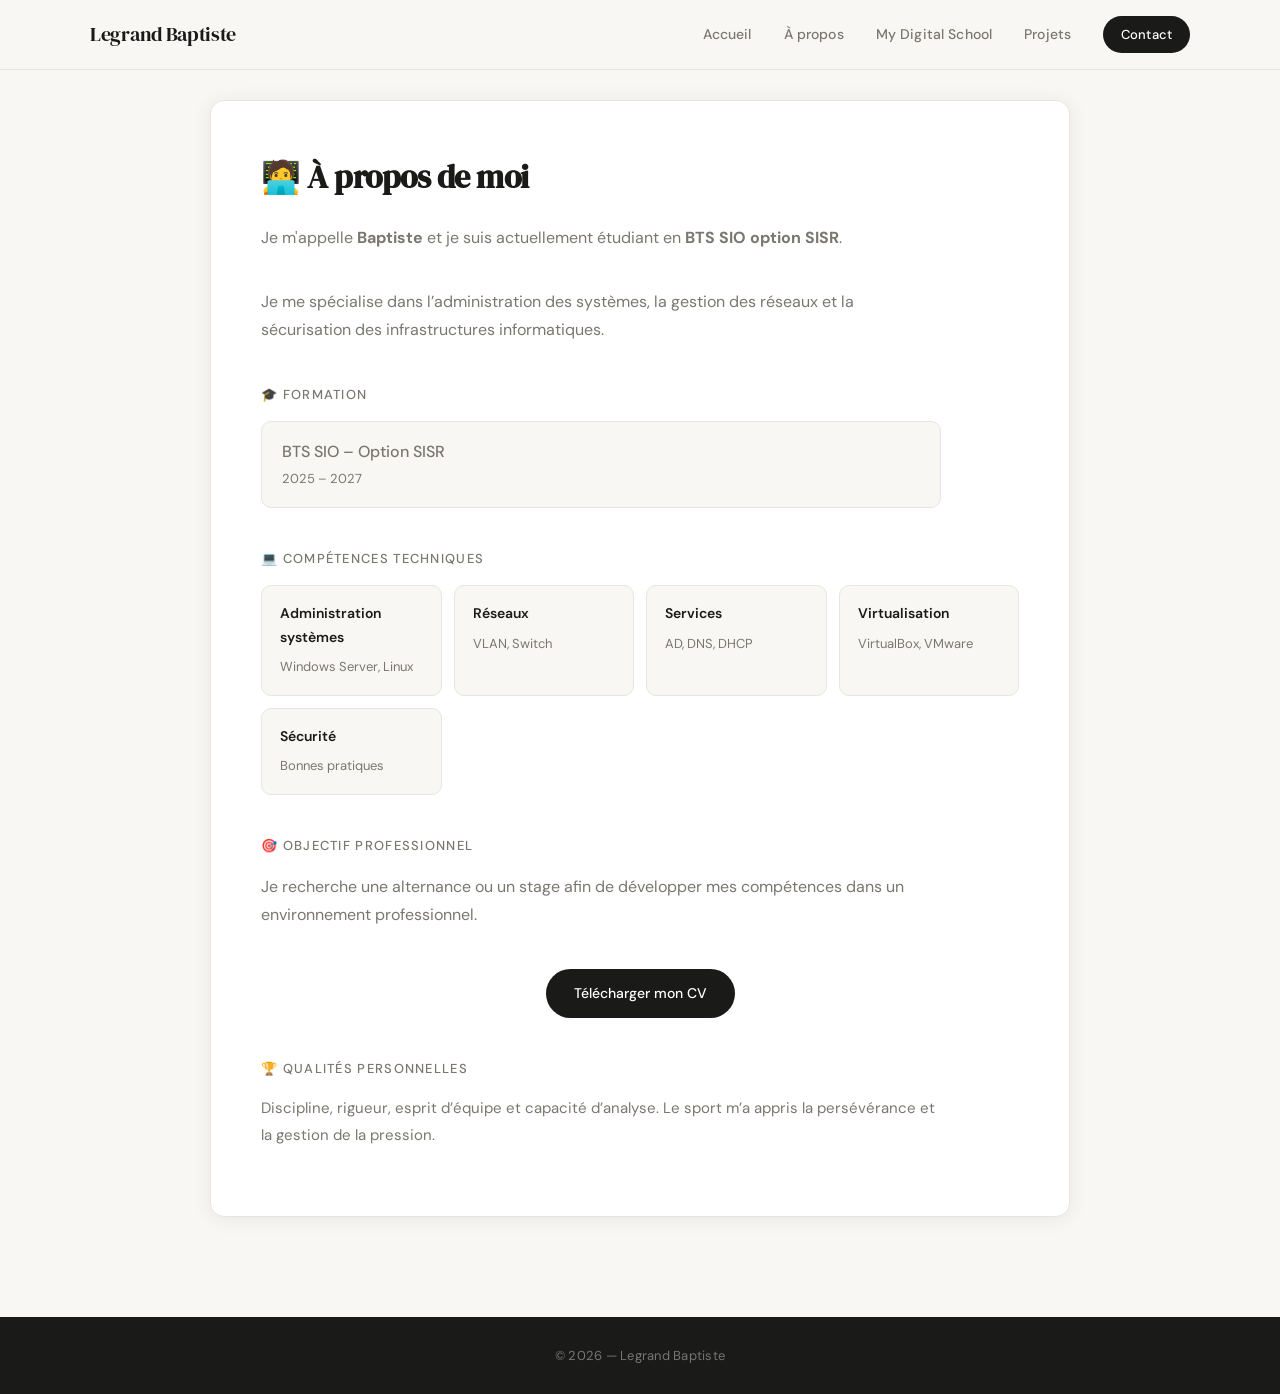
<file: a-propos.html>
<!DOCTYPE html>
<html lang="fr">
<head>
    <meta name="viewport" content="width=device-width, initial-scale=1.0">
    <meta charset="UTF-8">
    <title>À propos</title>
    <link rel="stylesheet" href="style.css">
    <link rel="icon" type="image/x-icon" href="images/favicon.ico">
    <link href="https://fonts.googleapis.com/css2?family=Poppins:wght@400;600;700&display=swap" rel="stylesheet">
</head>
<body>

<header>
    <div class="container header-container">
        <a href="index.html" class="logo">Legrand Baptiste</a>

        <nav class="nav">
            <a href="index.html">Accueil</a>
            <a href="a-propos.html">À propos</a>
            <a href="ecole.html">My Digital School</a>
            <a href="projets.html">Projets</a>
            <a href="contact.html" class="btn-nav">Contact</a>
        </nav>
    </div>
</header>

<section class="about">
    <div class="container">
        <div class="card about-card">

            <h2>🧑‍💻 À propos de moi</h2>

            <p class="intro">
                Je m'appelle <strong>Baptiste</strong> et je suis actuellement étudiant en 
                <strong>BTS SIO option SISR</strong>.
            </p>

            <p>
                Je me spécialise dans l’administration des systèmes, la gestion des réseaux 
                et la sécurisation des infrastructures informatiques.
            </p>

            <h3>🎓 Formation</h3>
            <p class="info-block">
                BTS SIO – Option SISR<br>
                <span>2025 – 2027</span>
            </p>

            <h3>💻 Compétences techniques</h3>

            <div class="skills-grid">
                <div class="skill-box">
                    <strong>Administration systèmes</strong>
                    <span>Windows Server, Linux</span>
                </div>

                <div class="skill-box">
                    <strong>Réseaux</strong>
                    <span>VLAN, Switch</span>
                </div>

                <div class="skill-box">
                    <strong>Services</strong>
                    <span>AD, DNS, DHCP</span>
                </div>

                <div class="skill-box">
                    <strong>Virtualisation</strong>
                    <span>VirtualBox, VMware</span>
                </div>

                <div class="skill-box">
                    <strong>Sécurité</strong>
                    <span>Bonnes pratiques</span>
                </div>
            </div>

            <h3>🎯 Objectif professionnel</h3>
            <p>
                Je recherche une alternance ou un stage afin de développer mes compétences
                dans un environnement professionnel.
            </p>

            <!-- BOUTON CV -->
            <div class="cv-section">
                <a href="cv/CV_LEGRAND_Baptiste.pdf" target="_blank" class="btn-cv">
                    Télécharger mon CV
                </a>
            </div>

            <h3>🏆 Qualités personnelles</h3>
            <p>
                Discipline, rigueur, esprit d’équipe et capacité d’analyse.
                Le sport m’a appris la persévérance et la gestion de la pression.
            </p>

        </div>
    </div>
</section>

<footer>
     © 2026 — Legrand Baptiste
</footer>

</body>
</html>
</file>
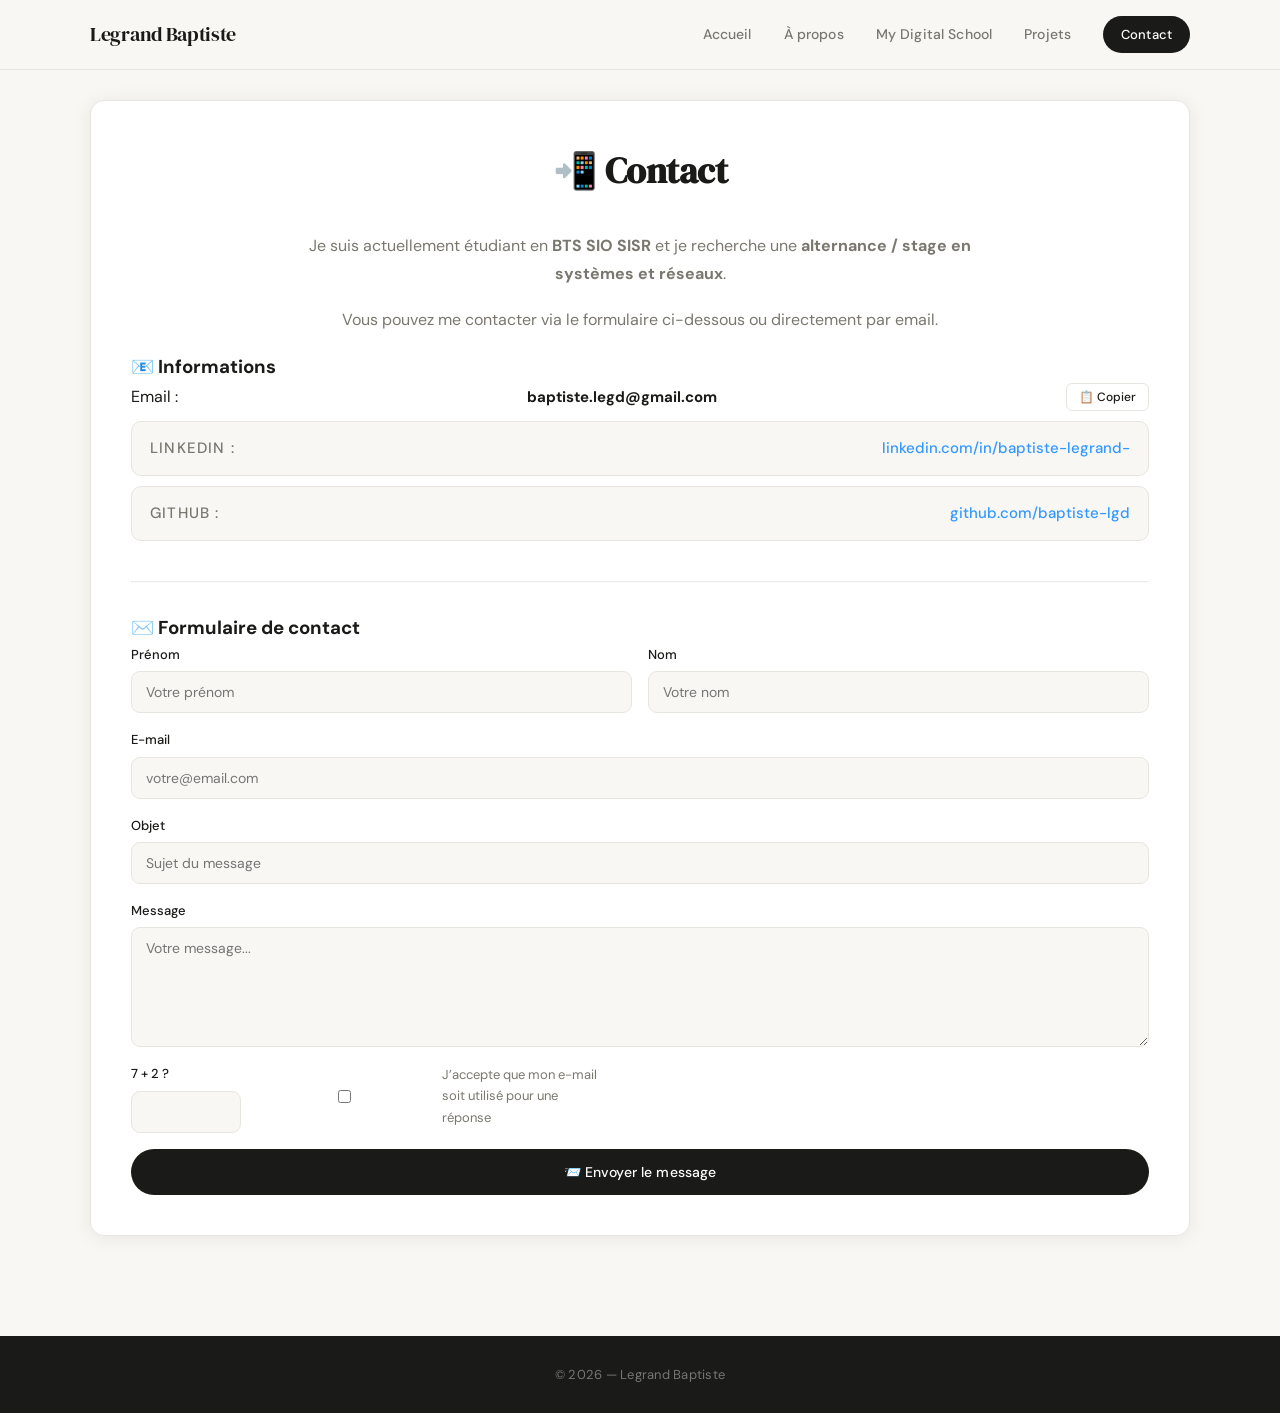
<file: contact.html>
<!DOCTYPE html>
<html lang="fr">
<head>
    <meta name="viewport" content="width=device-width, initial-scale=1.0">
    <meta charset="UTF-8">
    <title>Contact</title>

    <link rel="stylesheet" href="style.css">
    <link rel="icon" type="image/x-icon" href="images/favicon.ico">

    <!-- Google Font -->
    <link href="https://fonts.googleapis.com/css2?family=Poppins:wght@400;600;700&display=swap" rel="stylesheet">
</head>

<body>

<!-- HEADER -->
<header>
    <div class="container header-container">
        <a href="index.html" class="logo">Legrand Baptiste</a>

        <nav class="nav">
            <a href="index.html">Accueil</a>
            <a href="a-propos.html">À propos</a>
            <a href="ecole.html">My Digital School</a>
            <a href="projets.html">Projets</a>
            <a href="contact.html" class="btn-nav">Contact</a>
        </nav>
    </div>
</header>

<!-- CONTENU -->
<section class="about">
    <div class="container">
        <div class="card">

            <!-- TITRE -->
            <h2 class="title-center">📲 Contact</h2>

            <!-- INTRO -->
            <p class="project-intro">
                Je suis actuellement étudiant en <strong>BTS SIO SISR</strong> et je recherche une
                <strong>alternance / stage en systèmes et réseaux</strong>.
            </p>

            <p class="project-intro">
                Vous pouvez me contacter via le formulaire ci-dessous ou directement par email.
            </p>

            <!-- INFOS -->
<h3>📧 Informations</h3>

<div class="contact-info">

    <!-- EMAIL -->
    <div class="email-box">
        <span class="email-label">Email :</span>
        <span id="email-text"><strong>baptiste.legd@gmail.com</strong></span>

        <button onclick="copyEmail()" class="btn-copy">
            📋 Copier
        </button>
    </div>

    <!-- LINKEDIN -->
    <div class="info-box">
        <span class="info-label">LinkedIn :</span>
        <a href="https://www.linkedin.com/in/baptiste-legrand-/" target="_blank">
            linkedin.com/in/baptiste-legrand-
        </a>
    </div>

    <!-- GITHUB -->
    <div class="info-box">
        <span class="info-label">GitHub :</span>
        <a href="https://github.com/baptiste-lgd" target="_blank">
            github.com/baptiste-lgd
        </a>
    </div>

</div>

<hr style="margin:30px 0; opacity:0.2;">

            <!-- FORMULAIRE -->
            <h3>✉️ Formulaire de contact</h3>

            <form action="https://formspree.io/f/mgolnazw" method="POST" class="contact-form">

    <div class="form-row">
        <div class="form-group">
            <label>Prénom</label>
            <input type="text" name="prenom" placeholder="Votre prénom" required>
        </div>

        <div class="form-group">
            <label>Nom</label>
            <input type="text" name="nom" placeholder="Votre nom" required>
        </div>
    </div>

    <div class="form-group">
        <label>E-mail</label>
        <input type="email" name="email" placeholder="votre@email.com" required>
    </div>

    <div class="form-group">
        <label>Objet</label>
        <input type="text" name="objet" placeholder="Sujet du message">
    </div>

    <div class="form-group">
        <label>Message</label>
        <textarea name="message" rows="5" placeholder="Votre message..." required></textarea>
    </div>

    <div class="form-row align">
        <div class="form-group small">
            <label>7 + 2 ?</label>
            <input type="text" name="captcha" required>
        </div>

        <div class="checkbox">
            <input type="checkbox" required>
            <span>J’accepte que mon e-mail soit utilisé pour une réponse</span>
        </div>
    </div>

    <button type="submit" class="btn-submit">
        📨 Envoyer le message
    </button>

</form>

        </div>
    </div>
</section>

<!-- FOOTER -->
<footer>
     © 2026 — Legrand Baptiste
</footer>

<script>
function copyEmail() {
    const email = document.getElementById("email-text").innerText;
    navigator.clipboard.writeText(email);

    const btn = document.querySelector(".btn-copy");
    btn.innerText = "✅ Copié !";

    setTimeout(() => {
        btn.innerText = "📋 Copier";
    }, 2000);
}
</script>

</body>
</html>
</file>
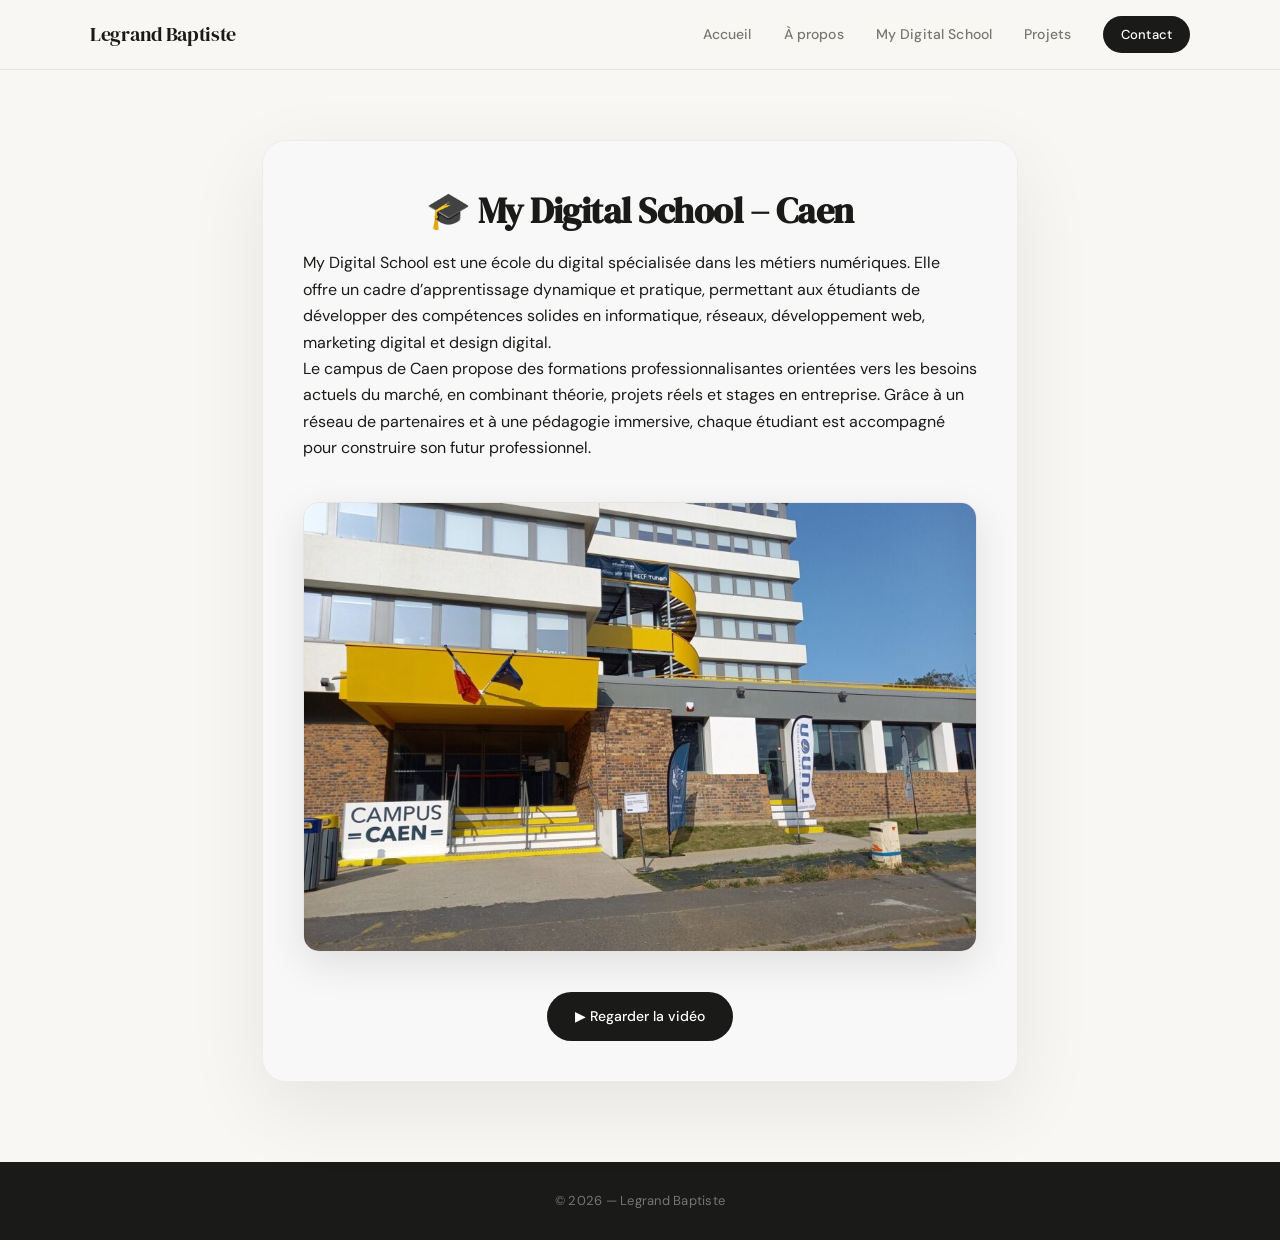
<file: ecole.html>
<!DOCTYPE html>
<html lang="fr">
<head>
    <meta name="viewport" content="width=device-width, initial-scale=1.0">
    <meta charset="UTF-8">
    <title>My Digital School</title>
    <link rel="stylesheet" href="style.css">
    <link rel="icon" type="image/x-icon" href="images/favicon.ico">
    <link href="https://fonts.googleapis.com/css2?family=Poppins:wght@400;600;700&display=swap" rel="stylesheet">
</head>
<body>

<header>
    <div class="container header-container">
        <a href="index.html" class="logo">Legrand Baptiste</a>

        <nav class="nav">
            <a href="index.html">Accueil</a>
            <a href="a-propos.html">À propos</a>
            <a href="ecole.html">My Digital School</a>
            <a href="projets.html">Projets</a>
            <a href="contact.html" class="btn-nav">Contact</a>
        </nav>
    </div>
</header>

<section class="school-intro">
    <div class="container">

        <div class="school-card">

            <h2 class="title-center">🎓 My Digital School – Caen</h2>

            <p>
                My Digital School est une école du digital spécialisée dans les métiers numériques. 
                Elle offre un cadre d’apprentissage dynamique et pratique, permettant aux étudiants 
                de développer des compétences solides en informatique, réseaux, développement web, 
                marketing digital et design digital.
            </p>

            <p>
                Le campus de Caen propose des formations professionnalisantes orientées vers les besoins 
                actuels du marché, en combinant théorie, projets réels et stages en entreprise. 
                Grâce à un réseau de partenaires et à une pédagogie immersive, chaque étudiant 
                est accompagné pour construire son futur professionnel.
            </p>

            <!-- Image de l'école -->
            <div class="school-image">
                <img src="images/my-digital-school-caen.jpg" alt="My Digital School Caen">
            </div>

            <!-- Bouton vidéo -->
            <div class="video-section">
                <a href="https://www.youtube.com/watch?v=9zEk2OiSyJk" target="_blank" class="btn-video">
                    ▶ Regarder la vidéo
                </a>
            </div>

        </div>

    </div>
</section>

<footer>
    © 2026 — Legrand Baptiste
</footer>

</body>
</html>
</file>
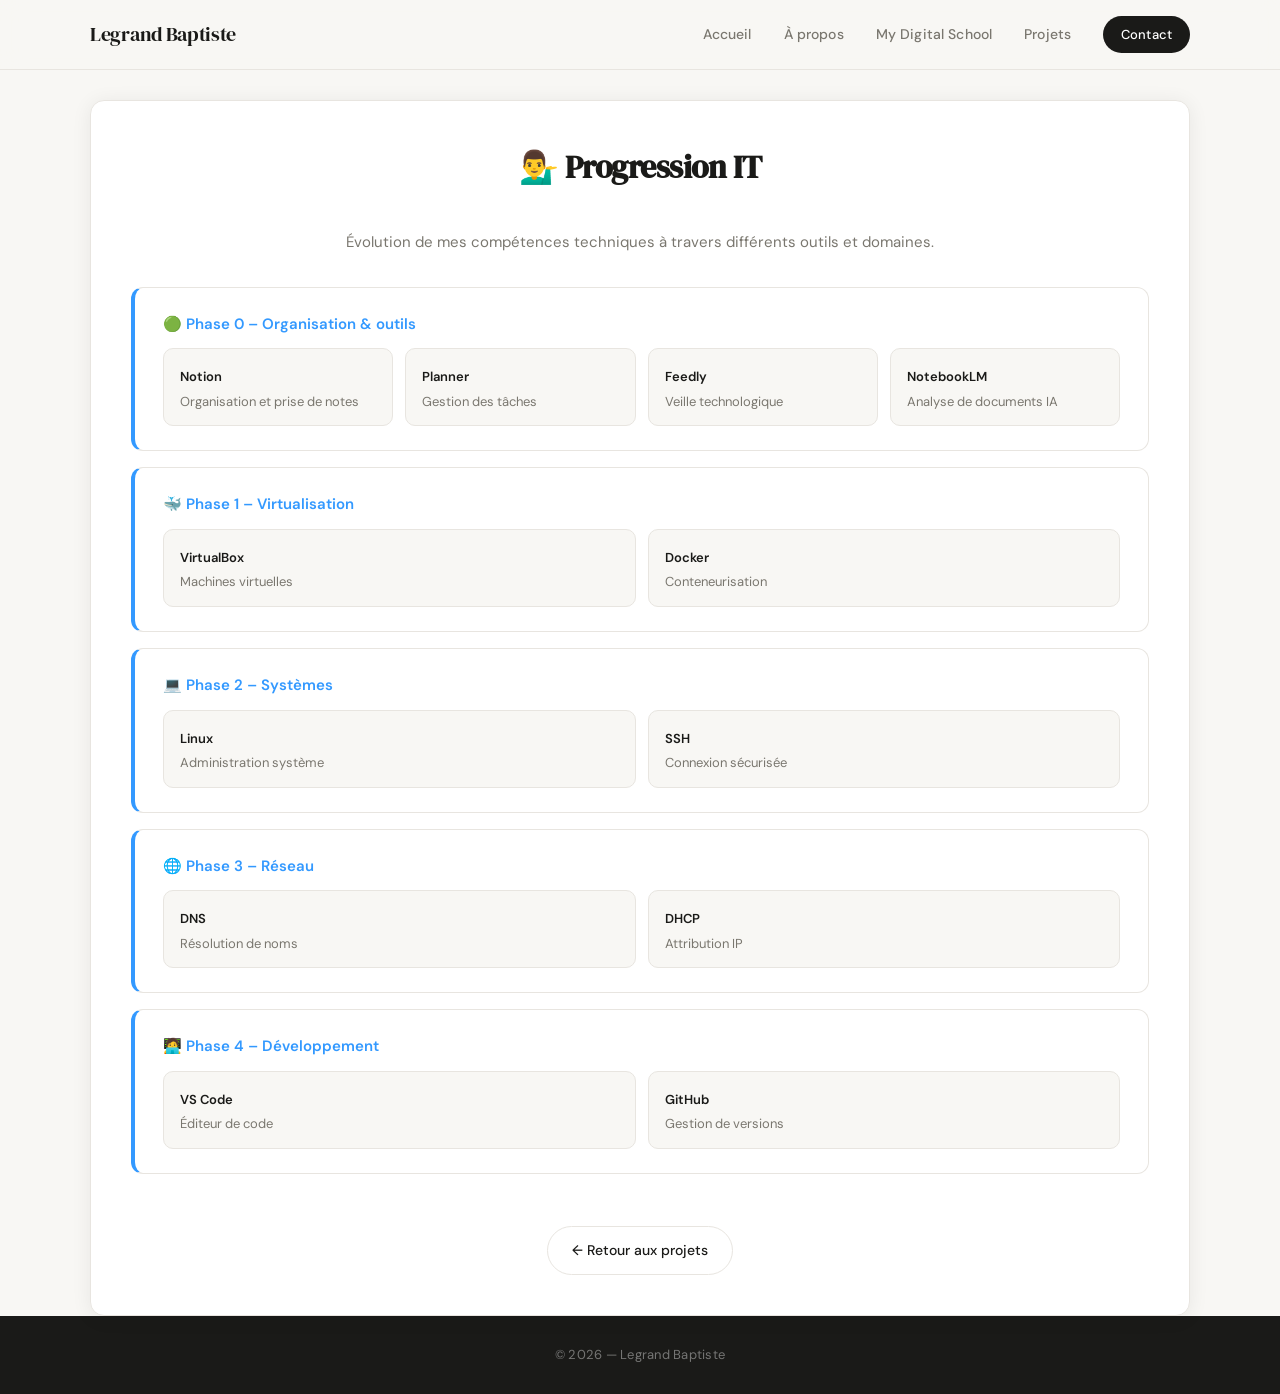
<file: projet1.html>
<!DOCTYPE html>
<html lang="fr">
<head>
    <meta name="viewport" content="width=device-width, initial-scale=1.0">
    <meta charset="UTF-8">
    <title>Progression IT</title>
    <link rel="stylesheet" href="style.css">
    <link rel="icon" type="image/x-icon" href="images/favicon.ico">
    <link href="https://fonts.googleapis.com/css2?family=Poppins:wght@400;600;700&display=swap" rel="stylesheet">
</head>
<body>

<header>
    <div class="container header-container">
        <a href="index.html" class="logo">Legrand Baptiste</a>

        <nav class="nav">
            <a href="index.html">Accueil</a>
            <a href="a-propos.html">À propos</a>
            <a href="ecole.html">My Digital School</a>
            <a href="projets.html">Projets</a>
            <a href="contact.html" class="btn-nav">Contact</a>
        </nav>
    </div>
</header>

<main>
  <div class="container">
    <div class="card">

      <h1 class="project-title">💁‍♂️ Progression IT</h1>

<p class="project-intro">
  Évolution de mes compétences techniques à travers différents outils et domaines.
</p>

<!-- PHASES -->
<div class="project-phases">

  <!-- PHASE 0 -->
  <div class="phase-box">
    <h3>🟢 Phase 0 – Organisation & outils</h3>

    <div class="tools">
      <div class="tool"><span>Notion</span><p>Organisation et prise de notes</p></div>
      <div class="tool"><span>Planner</span><p>Gestion des tâches</p></div>
      <div class="tool"><span>Feedly</span><p>Veille technologique</p></div>
      <div class="tool"><span>NotebookLM</span><p>Analyse de documents IA</p></div>
    </div>
  </div>

  <!-- PHASE 1 -->
  <div class="phase-box">
    <h3>🐳 Phase 1 – Virtualisation</h3>

    <div class="tools">
      <div class="tool"><span>VirtualBox</span><p>Machines virtuelles</p></div>
      <div class="tool"><span>Docker</span><p>Conteneurisation</p></div>
    </div>
  </div>

  <!-- PHASE 2 -->
  <div class="phase-box">
    <h3>💻 Phase 2 – Systèmes</h3>

    <div class="tools">
      <div class="tool"><span>Linux</span><p>Administration système</p></div>
      <div class="tool"><span>SSH</span><p>Connexion sécurisée</p></div>
    </div>
  </div>

  <!-- PHASE 3 -->
  <div class="phase-box">
    <h3>🌐 Phase 3 – Réseau</h3>

    <div class="tools">
      <div class="tool"><span>DNS</span><p>Résolution de noms</p></div>
      <div class="tool"><span>DHCP</span><p>Attribution IP</p></div>
    </div>
  </div>

  <!-- PHASE 4 -->
  <div class="phase-box">
    <h3>🧑‍💻 Phase 4 – Développement</h3>

    <div class="tools">
      <div class="tool"><span>VS Code</span><p>Éditeur de code</p></div>
      <div class="tool"><span>GitHub</span><p>Gestion de versions</p></div>
    </div>
  </div>
<div class="project-buttons">

            <a href="projets.html" class="btn-back">
                ← Retour aux projets
            </a>
        </div>
</div>
  </div>
</main>
</div>

<footer>
     © 2026 — Legrand Baptiste
</footer>

</body>
</html>
</file>
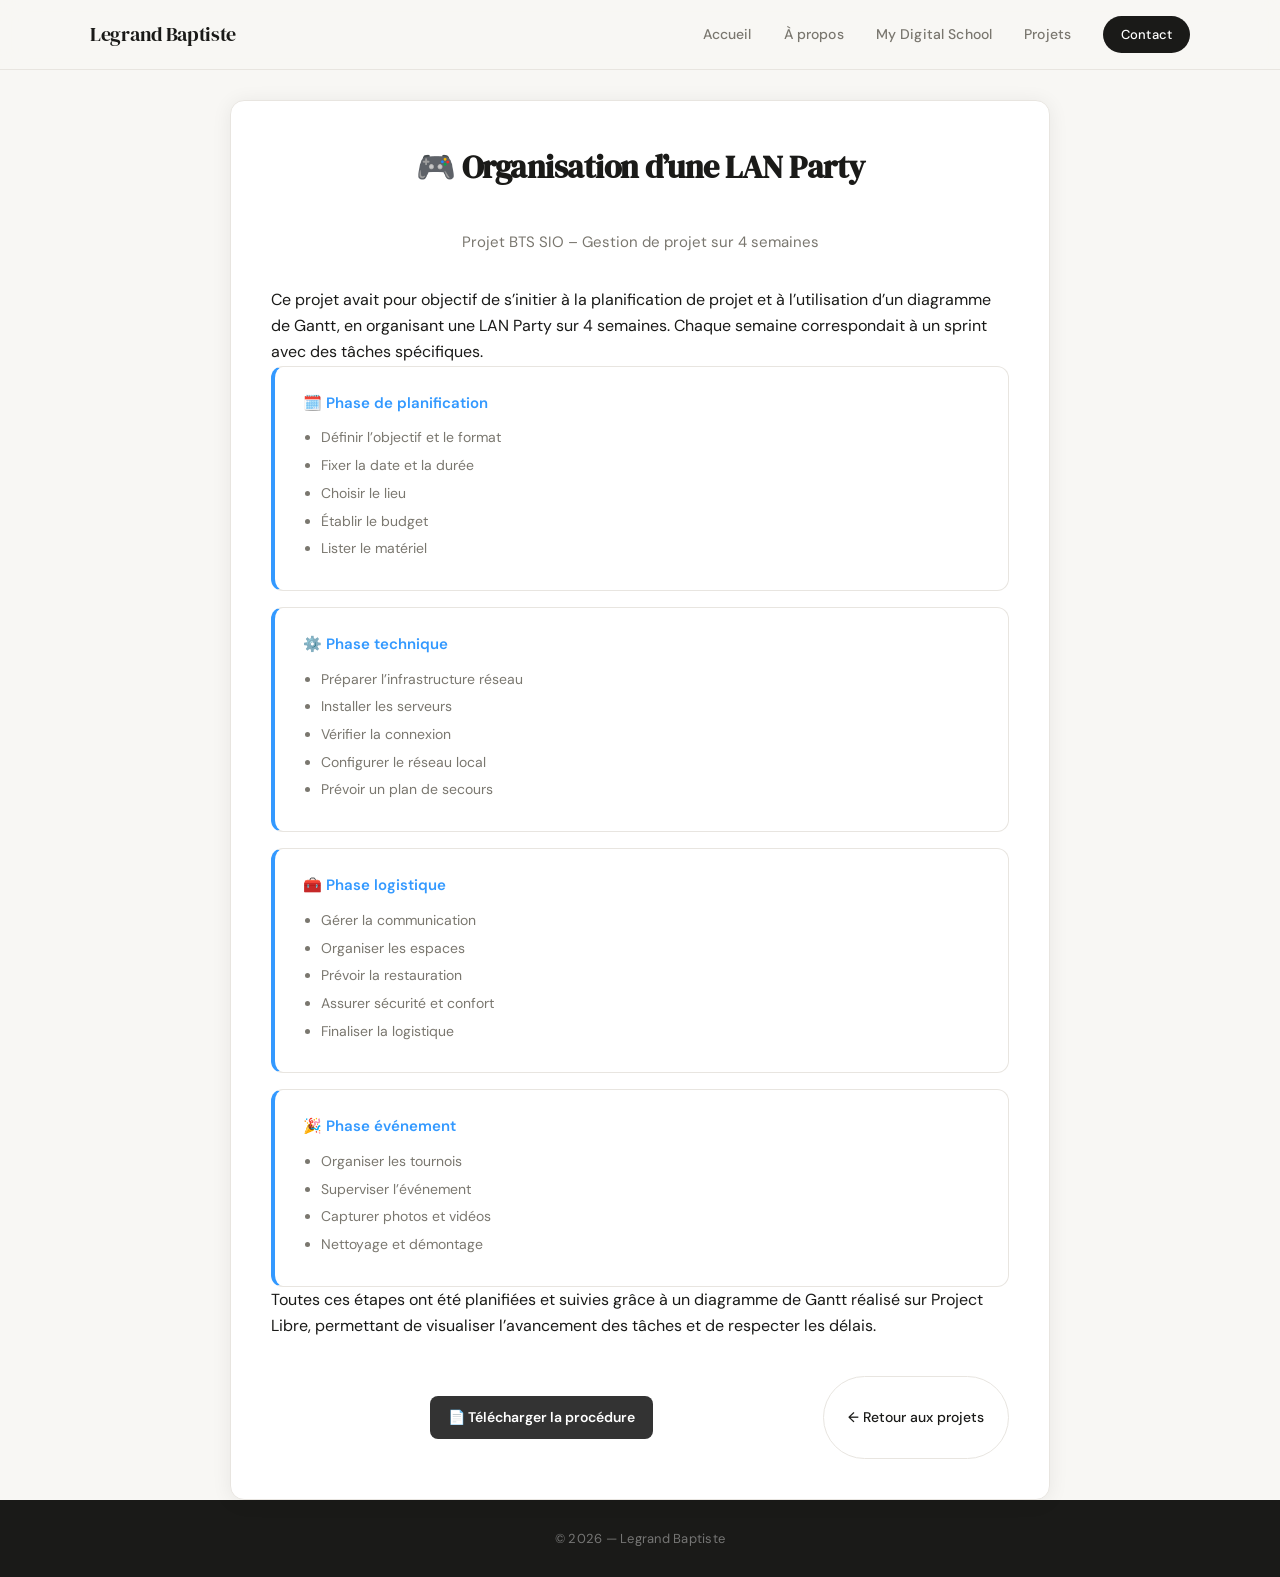
<file: projet2.html>
<!DOCTYPE html>
<html lang="fr">
<head>
    <meta name="viewport" content="width=device-width, initial-scale=1.0">
    <meta charset="UTF-8">
    <title>Organisation LAN Party</title>

    <link rel="stylesheet" href="style.css">
    <link rel="icon" type="image/x-icon" href="images/favicon.ico">

    <!-- Google Font -->
    <link href="https://fonts.googleapis.com/css2?family=Poppins:wght@400;600;700&display=swap" rel="stylesheet">
</head>

<body>

<!-- HEADER -->
<header>
    <div class="container header-container">
        <a href="index.html" class="logo">Legrand Baptiste</a>

        <nav class="nav">
            <a href="index.html">Accueil</a>
            <a href="a-propos.html">À propos</a>
            <a href="ecole.html">My Digital School</a>
            <a href="projets.html">Projets</a>
            <a href="contact.html" class="btn-nav">Contact</a>
        </nav>
    </div>
</header>

<!-- CONTENU -->
<main class="container">

    <section class="card project-card-detail">

        <!-- TITRE -->
        <h2 class="project-title">🎮 Organisation d’une LAN Party</h2>
        <p class="project-intro">
            Projet BTS SIO – Gestion de projet sur 4 semaines
        </p>

        <!-- INTRO -->
        <p class="project-description">
            Ce projet avait pour objectif de s’initier à la planification de projet et à l’utilisation d’un diagramme de Gantt,
            en organisant une LAN Party sur 4 semaines. Chaque semaine correspondait à un sprint avec des tâches spécifiques.
        </p>

        <!-- PHASES -->
        <div class="project-phases">

            <div class="phase-box">
                <h3>🗓️ Phase de planification</h3>
                <ul>
                    <li>Définir l’objectif et le format</li>
                    <li>Fixer la date et la durée</li>
                    <li>Choisir le lieu</li>
                    <li>Établir le budget</li>
                    <li>Lister le matériel</li>
                </ul>
            </div>

            <div class="phase-box">
                <h3>⚙️ Phase technique</h3>
                <ul>
                    <li>Préparer l’infrastructure réseau</li>
                    <li>Installer les serveurs</li>
                    <li>Vérifier la connexion</li>
                    <li>Configurer le réseau local</li>
                    <li>Prévoir un plan de secours</li>
                </ul>
            </div>

            <div class="phase-box">
                <h3>🧰 Phase logistique</h3>
                <ul>
                    <li>Gérer la communication</li>
                    <li>Organiser les espaces</li>
                    <li>Prévoir la restauration</li>
                    <li>Assurer sécurité et confort</li>
                    <li>Finaliser la logistique</li>
                </ul>
            </div>

            <div class="phase-box">
                <h3>🎉 Phase événement</h3>
                <ul>
                    <li>Organiser les tournois</li>
                    <li>Superviser l’événement</li>
                    <li>Capturer photos et vidéos</li>
                    <li>Nettoyage et démontage</li>
                </ul>
            </div>

        </div>

        <!-- CONCLUSION -->
        <p class="project-description">
            Toutes ces étapes ont été planifiées et suivies grâce à un diagramme de Gantt réalisé sur Project Libre,
            permettant de visualiser l’avancement des tâches et de respecter les délais.
        </p>

        <!-- BOUTONS -->
        <div class="project-buttons">
            <a href="procedures/organiser-une-lan-party-BTS-SIO.pdf" target="_blank" class="btn-download">
                📄 Télécharger la procédure
            </a>

            <a href="projets.html" class="btn-back">
                ← Retour aux projets
            </a>
        </div>

    </section>

</main>

<!-- FOOTER -->
<footer>
     © 2026 — Legrand Baptiste
</footer>

</body>
</html>
</file>
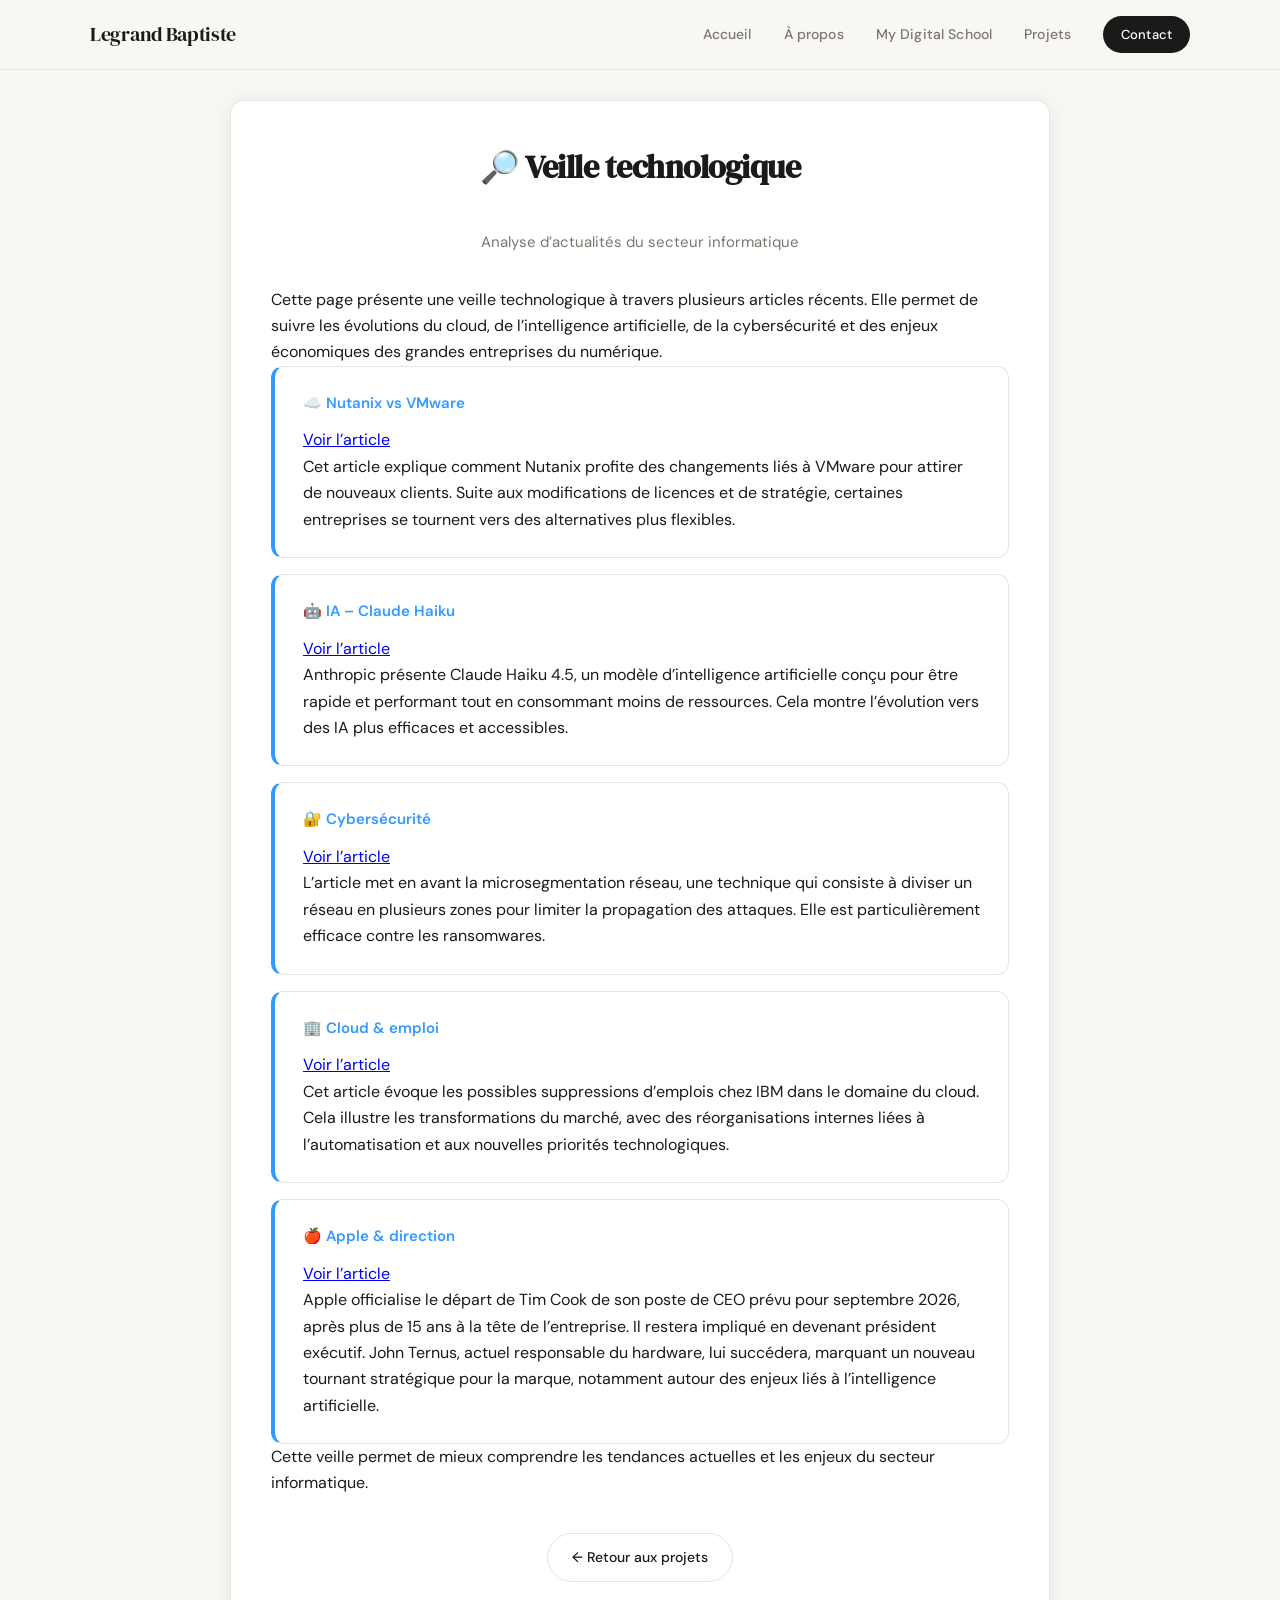
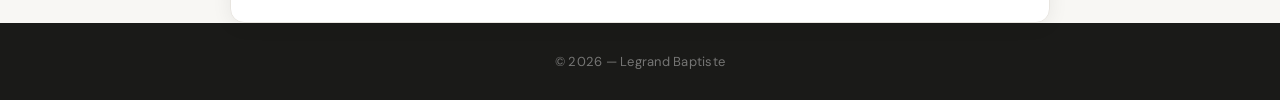
<file: projet3.html>
<!DOCTYPE html>
<html lang="fr">
<head>
    <meta name="viewport" content="width=device-width, initial-scale=1.0">
    <meta charset="UTF-8">
    <title>Veille technologique</title>

    <link rel="stylesheet" href="style.css">
    <link rel="icon" type="image/x-icon" href="images/favicon.ico">

    <link href="https://fonts.googleapis.com/css2?family=Poppins:wght@400;600;700&display=swap" rel="stylesheet">
</head>

<body>

<header>
    <div class="container header-container">
        <a href="index.html" class="logo">Legrand Baptiste</a>

        <nav class="nav">
            <a href="index.html">Accueil</a>
            <a href="a-propos.html">À propos</a>
            <a href="ecole.html">My Digital School</a>
            <a href="projets.html">Projets</a>
            <a href="contact.html" class="btn-nav">Contact</a>
        </nav>
    </div>
</header>

<main class="container">

    <section class="card project-card-detail">

        <h2 class="project-title">🔎 Veille technologique</h2>
        <p class="project-intro">
            Analyse d’actualités du secteur informatique
        </p>

        <p class="project-description">
            Cette page présente une veille technologique à travers plusieurs articles récents. 
            Elle permet de suivre les évolutions du cloud, de l’intelligence artificielle, 
            de la cybersécurité et des enjeux économiques des grandes entreprises du numérique.
        </p>

        <div class="project-phases">

            <div class="phase-box">
                <h3>☁️ Nutanix vs VMware</h3>
                <p>
                    <a href="https://www.lemondeinformatique.fr/actualites/lire-nutanix-capte-la-vague-post-vmware%C2%A0-98095.html" target="_blank">
                        Voir l’article
                    </a><br>
                    Cet article explique comment Nutanix profite des changements liés à VMware 
                    pour attirer de nouveaux clients. Suite aux modifications de licences et de stratégie, 
                    certaines entreprises se tournent vers des alternatives plus flexibles.
                </p>
            </div>

            <div class="phase-box">
                <h3>🤖 IA – Claude Haiku</h3>
                <p>
                    <a href="https://www.informatiquenews.fr/anthropic-presente-claude-haiku-4-5-un-modele-leger-a-haut-rendement-107470" target="_blank">
                        Voir l’article
                    </a><br>
                    Anthropic présente Claude Haiku 4.5, un modèle d’intelligence artificielle 
                    conçu pour être rapide et performant tout en consommant moins de ressources. 
                    Cela montre l’évolution vers des IA plus efficaces et accessibles.
                </p>
            </div>

            <div class="phase-box">
                <h3>🔐 Cybersécurité</h3>
                <p>
                    <a href="https://www.lemondeinformatique.fr/actualites/lire-la-microsegmentation-reseau-un-atout-contre-les-ransomwares-98220.html" target="_blank">
                        Voir l’article
                    </a><br>
                    L’article met en avant la microsegmentation réseau, une technique qui consiste 
                    à diviser un réseau en plusieurs zones pour limiter la propagation des attaques. 
                    Elle est particulièrement efficace contre les ransomwares.
                </p>
            </div>

            <div class="phase-box">
                <h3>🏢 Cloud & emploi</h3>
                <p>
                    <a href="https://www.lemondeinformatique.fr/actualites/lire-ibm-supprimerait-des-milliers-d-emplois-dans-le-cloud-98403.html" target="_blank">
                        Voir l’article
                    </a><br>
                    Cet article évoque les possibles suppressions d’emplois chez IBM dans le domaine du cloud. 
                    Cela illustre les transformations du marché, avec des réorganisations internes 
                    liées à l’automatisation et aux nouvelles priorités technologiques.
                </p>
            </div>

            <div class="phase-box">
    <h3>🍎 Apple & direction</h3>
    <p>
        <a href="https://macbidouille.com/news/2026/04/20/cest-officiel-tim-cook-quitte-la-tete-dapple" target="_blank">
            Voir l’article
        </a><br>
        Apple officialise le départ de Tim Cook de son poste de CEO prévu pour septembre 2026, 
        après plus de 15 ans à la tête de l’entreprise. Il restera impliqué en devenant président exécutif. 
        John Ternus, actuel responsable du hardware, lui succédera, marquant un nouveau tournant stratégique 
        pour la marque, notamment autour des enjeux liés à l’intelligence artificielle.
    </p>
</div>

        </div>

        <p class="project-description">
            Cette veille permet de mieux comprendre les tendances actuelles et les enjeux du secteur informatique.
        </p>

        <div class="project-buttons">
            <a href="projets.html" class="btn-back">
                ← Retour aux projets
            </a>
        </div>

    </section>

</main>

<footer>
     © 2026 — Legrand Baptiste
</footer>

</body>
</html>
</file>
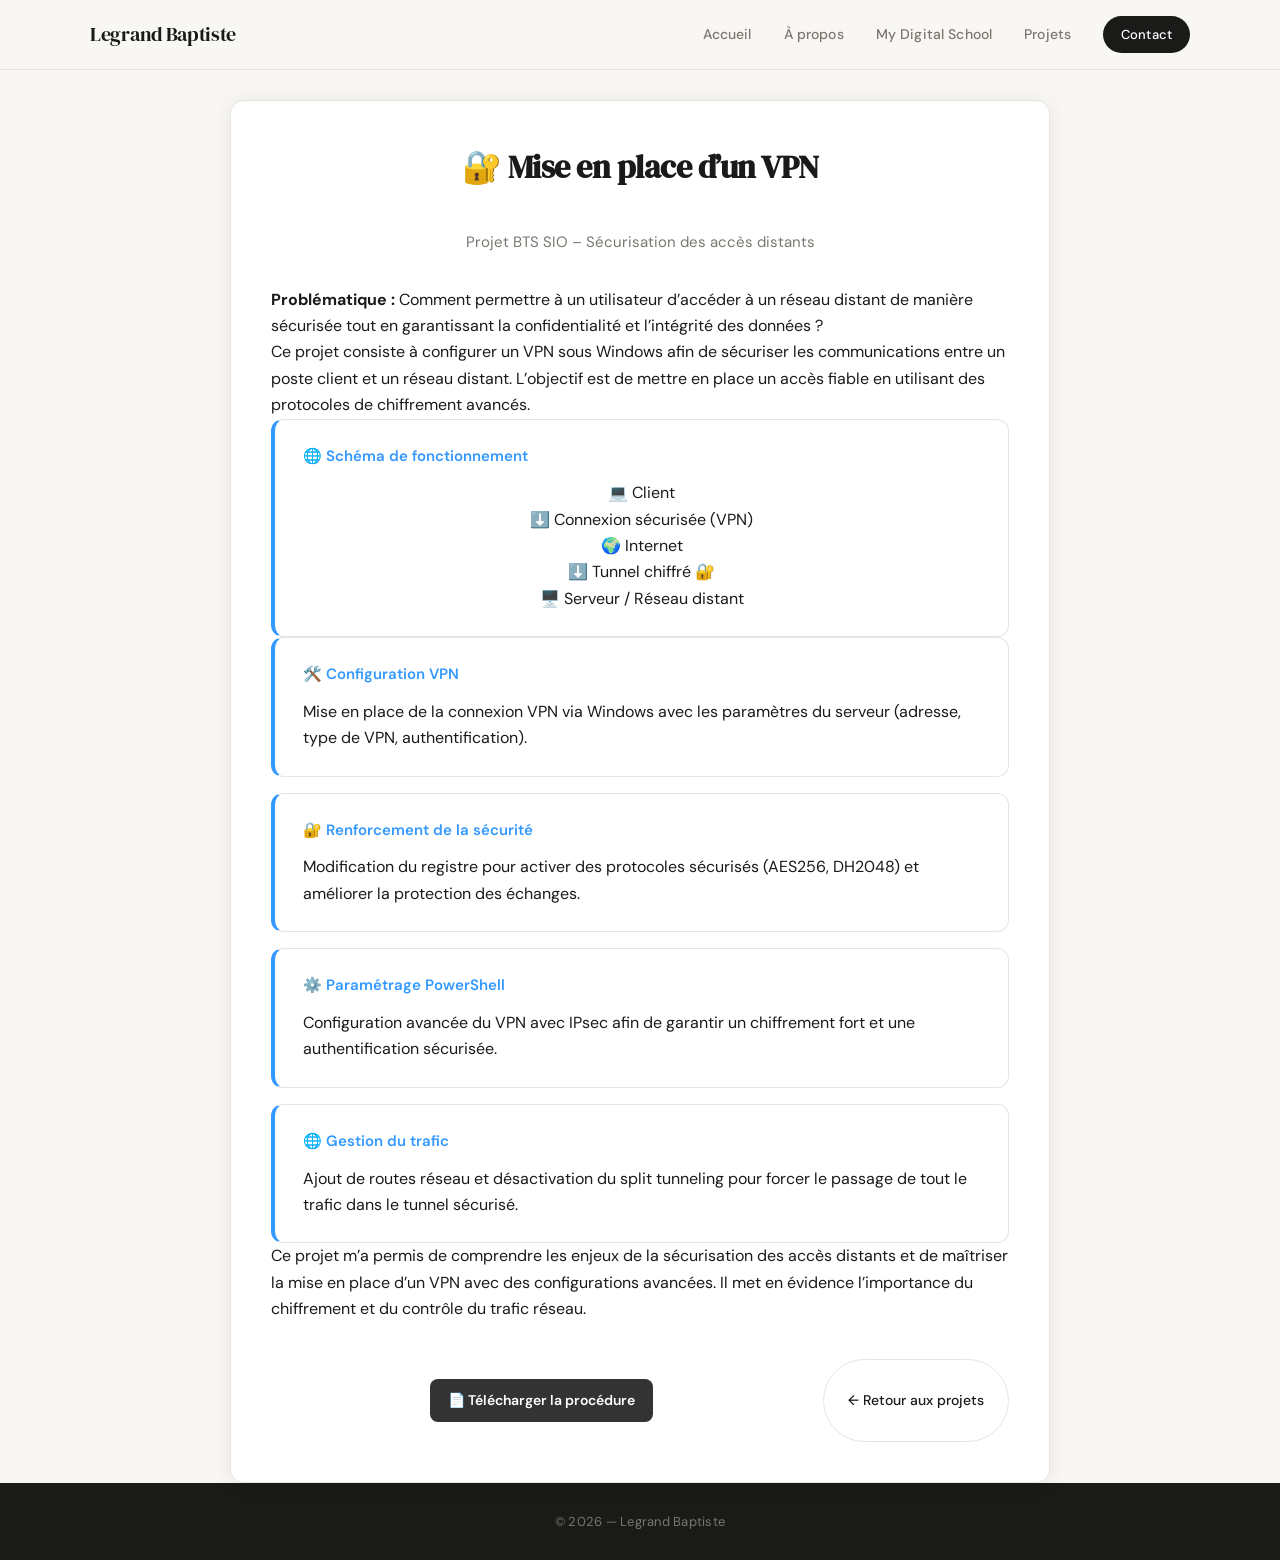
<file: projet4.html>
<!DOCTYPE html>
<html lang="fr">
<head>
    <meta name="viewport" content="width=device-width, initial-scale=1.0">
    <meta charset="UTF-8">
    <title>Mise en place d’un VPN</title>

    <link rel="stylesheet" href="style.css">
    <link rel="icon" type="image/x-icon" href="images/favicon.ico">

    <link href="https://fonts.googleapis.com/css2?family=Poppins:wght@400;600;700&display=swap" rel="stylesheet">
</head>

<body>

<header>
    <div class="container header-container">
        <a href="index.html" class="logo">Legrand Baptiste</a>

        <nav class="nav">
            <a href="index.html">Accueil</a>
            <a href="a-propos.html">À propos</a>
            <a href="ecole.html">My Digital School</a>
            <a href="projets.html">Projets</a>
            <a href="contact.html" class="btn-nav">Contact</a>
        </nav>
    </div>
</header>

<main class="container">

    <section class="card project-card-detail">

        <h2 class="project-title">🔐 Mise en place d’un VPN</h2>
        <p class="project-intro">
            Projet BTS SIO – Sécurisation des accès distants
        </p>

        <!-- PROBLEMATIQUE -->
        <p class="project-description">
            <strong>Problématique :</strong> Comment permettre à un utilisateur d’accéder à un réseau distant 
            de manière sécurisée tout en garantissant la confidentialité et l’intégrité des données ?
        </p>

        <!-- INTRO -->
        <p class="project-description">
            Ce projet consiste à configurer un VPN sous Windows afin de sécuriser les communications 
            entre un poste client et un réseau distant. L’objectif est de mettre en place un accès 
            fiable en utilisant des protocoles de chiffrement avancés.
        </p>

        <!-- SCHEMA SIMPLE -->
        <div class="phase-box">
            <h3>🌐 Schéma de fonctionnement</h3>
            <p style="text-align:center;">
                💻 Client<br>
                ⬇️ Connexion sécurisée (VPN)<br>
                🌍 Internet<br>
                ⬇️ Tunnel chiffré 🔐<br>
                🖥️ Serveur / Réseau distant
            </p>
        </div>

        <!-- PHASES -->
        <div class="project-phases">

            <div class="phase-box">
                <h3>🛠️ Configuration VPN</h3>
                <p>
                    Mise en place de la connexion VPN via Windows avec les paramètres 
                    du serveur (adresse, type de VPN, authentification).
                </p>
            </div>

            <div class="phase-box">
                <h3>🔐 Renforcement de la sécurité</h3>
                <p>
                    Modification du registre pour activer des protocoles sécurisés 
                    (AES256, DH2048) et améliorer la protection des échanges.
                </p>
            </div>

            <div class="phase-box">
                <h3>⚙️ Paramétrage PowerShell</h3>
                <p>
                    Configuration avancée du VPN avec IPsec afin de garantir 
                    un chiffrement fort et une authentification sécurisée.
                </p>
            </div>

            <div class="phase-box">
                <h3>🌐 Gestion du trafic</h3>
                <p>
                    Ajout de routes réseau et désactivation du split tunneling 
                    pour forcer le passage de tout le trafic dans le tunnel sécurisé.
                </p>
            </div>

        </div>

        <!-- CONCLUSION PRO -->
        <p class="project-description">
            Ce projet m’a permis de comprendre les enjeux de la sécurisation des accès distants 
            et de maîtriser la mise en place d’un VPN avec des configurations avancées. 
            Il met en évidence l’importance du chiffrement et du contrôle du trafic réseau.
        </p>

        <!-- BOUTONS -->
        <div class="project-buttons">
            <a href="procedures/procedure-vpn.pdf" target="_blank" class="btn-download">
                📄 Télécharger la procédure
            </a>

            <a href="projets.html" class="btn-back">
                ← Retour aux projets
            </a>
        </div>

    </section>

</main>

<footer>
     © 2026 — Legrand Baptiste
</footer>

</body>
</html>
</file>
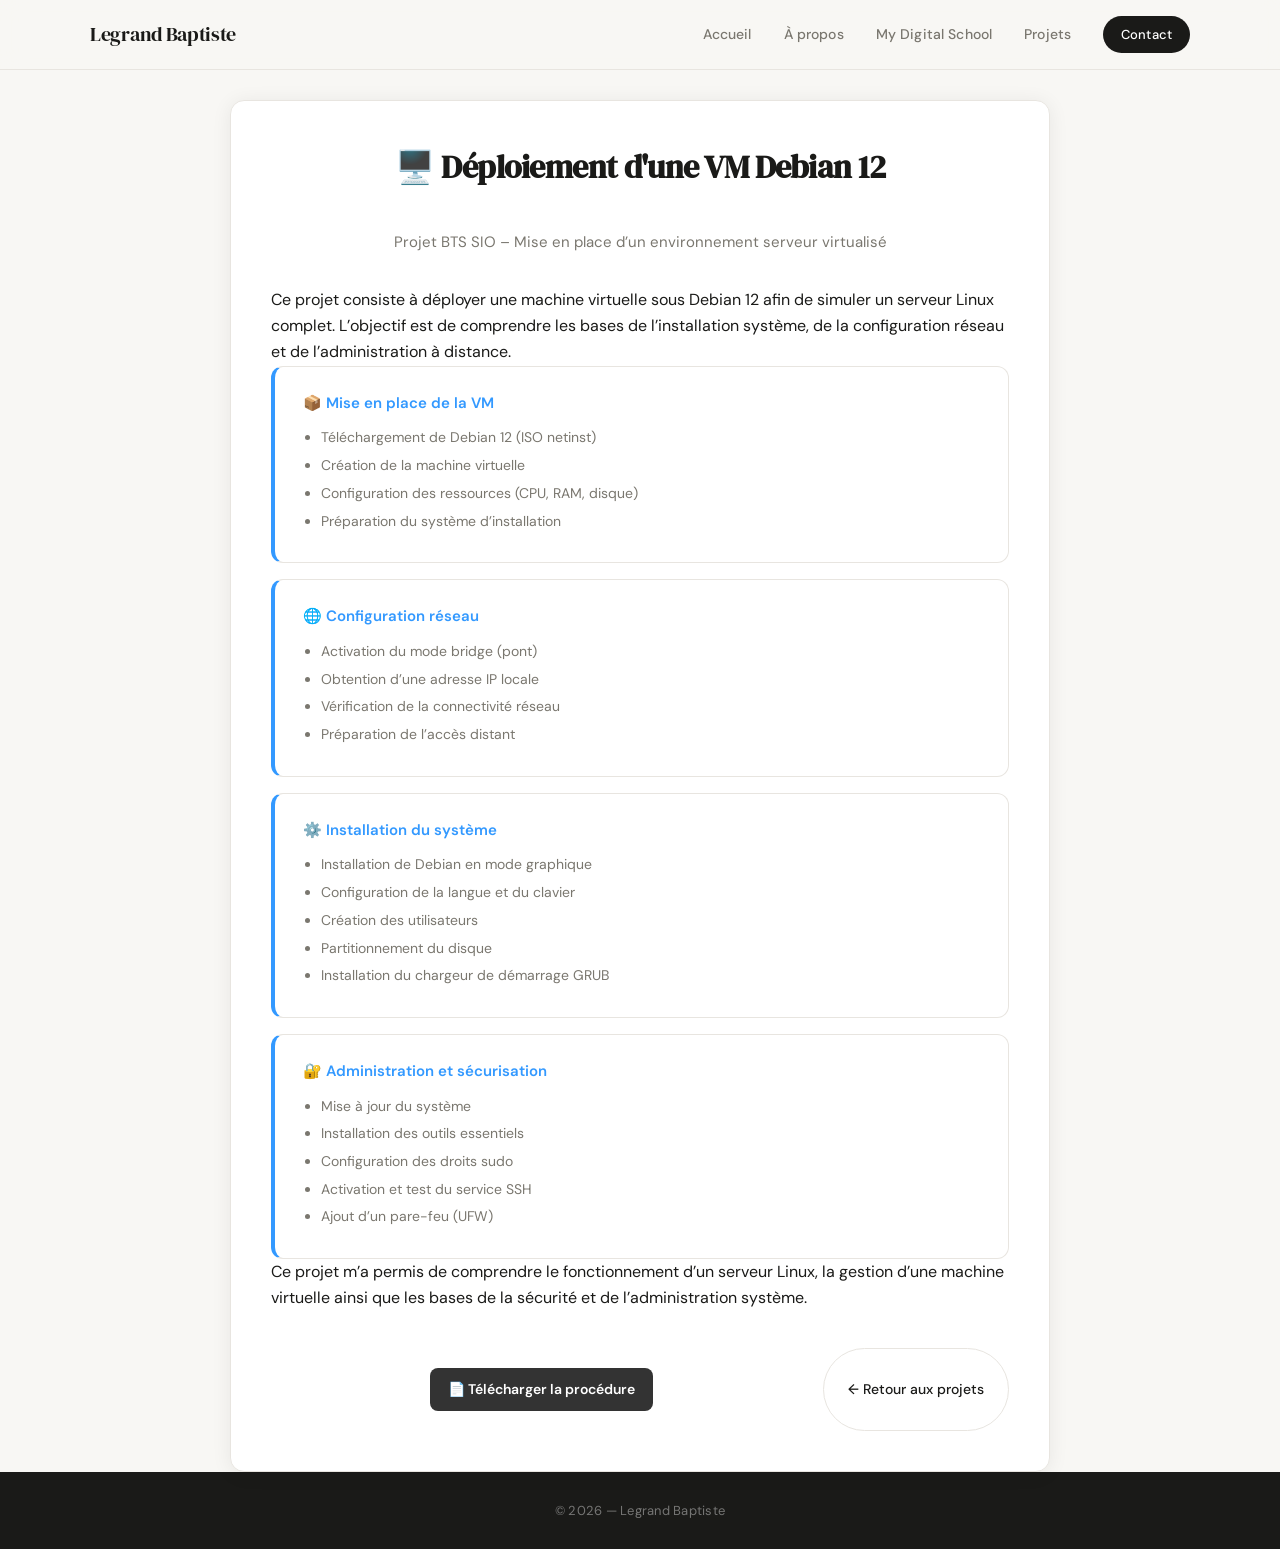
<file: projet5.html>
<!DOCTYPE html>
<html lang="fr">
<head>
    <meta name="viewport" content="width=device-width, initial-scale=1.0">
    <meta charset="UTF-8">
    <title>Déploiement VM Debian 12</title>

    <link rel="stylesheet" href="style.css">
    <link rel="icon" type="image/x-icon" href="images/favicon.ico">

    <link href="https://fonts.googleapis.com/css2?family=Poppins:wght@400;600;700&display=swap" rel="stylesheet">
</head>

<body>

<header>
    <div class="container header-container">
        <a href="index.html" class="logo">Legrand Baptiste</a>

        <nav class="nav">
            <a href="index.html">Accueil</a>
            <a href="a-propos.html">À propos</a>
            <a href="ecole.html">My Digital School</a>
            <a href="projets.html">Projets</a>
            <a href="contact.html" class="btn-nav">Contact</a>
        </nav>
    </div>
</header>

<main class="container">

    <section class="card project-card-detail">

        <h2 class="project-title">🖥️ Déploiement d'une VM Debian 12</h2>

        <p class="project-intro">
            Projet BTS SIO – Mise en place d’un environnement serveur virtualisé
        </p>

        <p class="project-description">
            Ce projet consiste à déployer une machine virtuelle sous Debian 12 afin de simuler un serveur Linux complet.
            L’objectif est de comprendre les bases de l’installation système, de la configuration réseau et de l’administration à distance.
        </p>

        <div class="project-phases">

            <div class="phase-box">
                <h3>📦 Mise en place de la VM</h3>
                <ul>
                    <li>Téléchargement de Debian 12 (ISO netinst)</li>
                    <li>Création de la machine virtuelle</li>
                    <li>Configuration des ressources (CPU, RAM, disque)</li>
                    <li>Préparation du système d’installation</li>
                </ul>
            </div>

            <div class="phase-box">
                <h3>🌐 Configuration réseau</h3>
                <ul>
                    <li>Activation du mode bridge (pont)</li>
                    <li>Obtention d’une adresse IP locale</li>
                    <li>Vérification de la connectivité réseau</li>
                    <li>Préparation de l’accès distant</li>
                </ul>
            </div>

            <div class="phase-box">
                <h3>⚙️ Installation du système</h3>
                <ul>
                    <li>Installation de Debian en mode graphique</li>
                    <li>Configuration de la langue et du clavier</li>
                    <li>Création des utilisateurs</li>
                    <li>Partitionnement du disque</li>
                    <li>Installation du chargeur de démarrage GRUB</li>
                </ul>
            </div>

            <div class="phase-box">
                <h3>🔐 Administration et sécurisation</h3>
                <ul>
                    <li>Mise à jour du système</li>
                    <li>Installation des outils essentiels</li>
                    <li>Configuration des droits sudo</li>
                    <li>Activation et test du service SSH</li>
                    <li>Ajout d’un pare-feu (UFW)</li>
                </ul>
            </div>

        </div>

        <p class="project-description">
            Ce projet m’a permis de comprendre le fonctionnement d’un serveur Linux, la gestion d’une machine virtuelle
            ainsi que les bases de la sécurité et de l’administration système.
        </p>

        <div class="project-buttons">

            <a href="procedures/installation-debian-12-vm.pdf" target="_blank" class="btn-download">
                📄 Télécharger la procédure
            </a>

            <a href="projets.html" class="btn-back">
                ← Retour aux projets
            </a>

        </div>

    </section>

</main>

<footer>
     © 2026 — Legrand Baptiste
</footer>

</body>
</html>
</file>
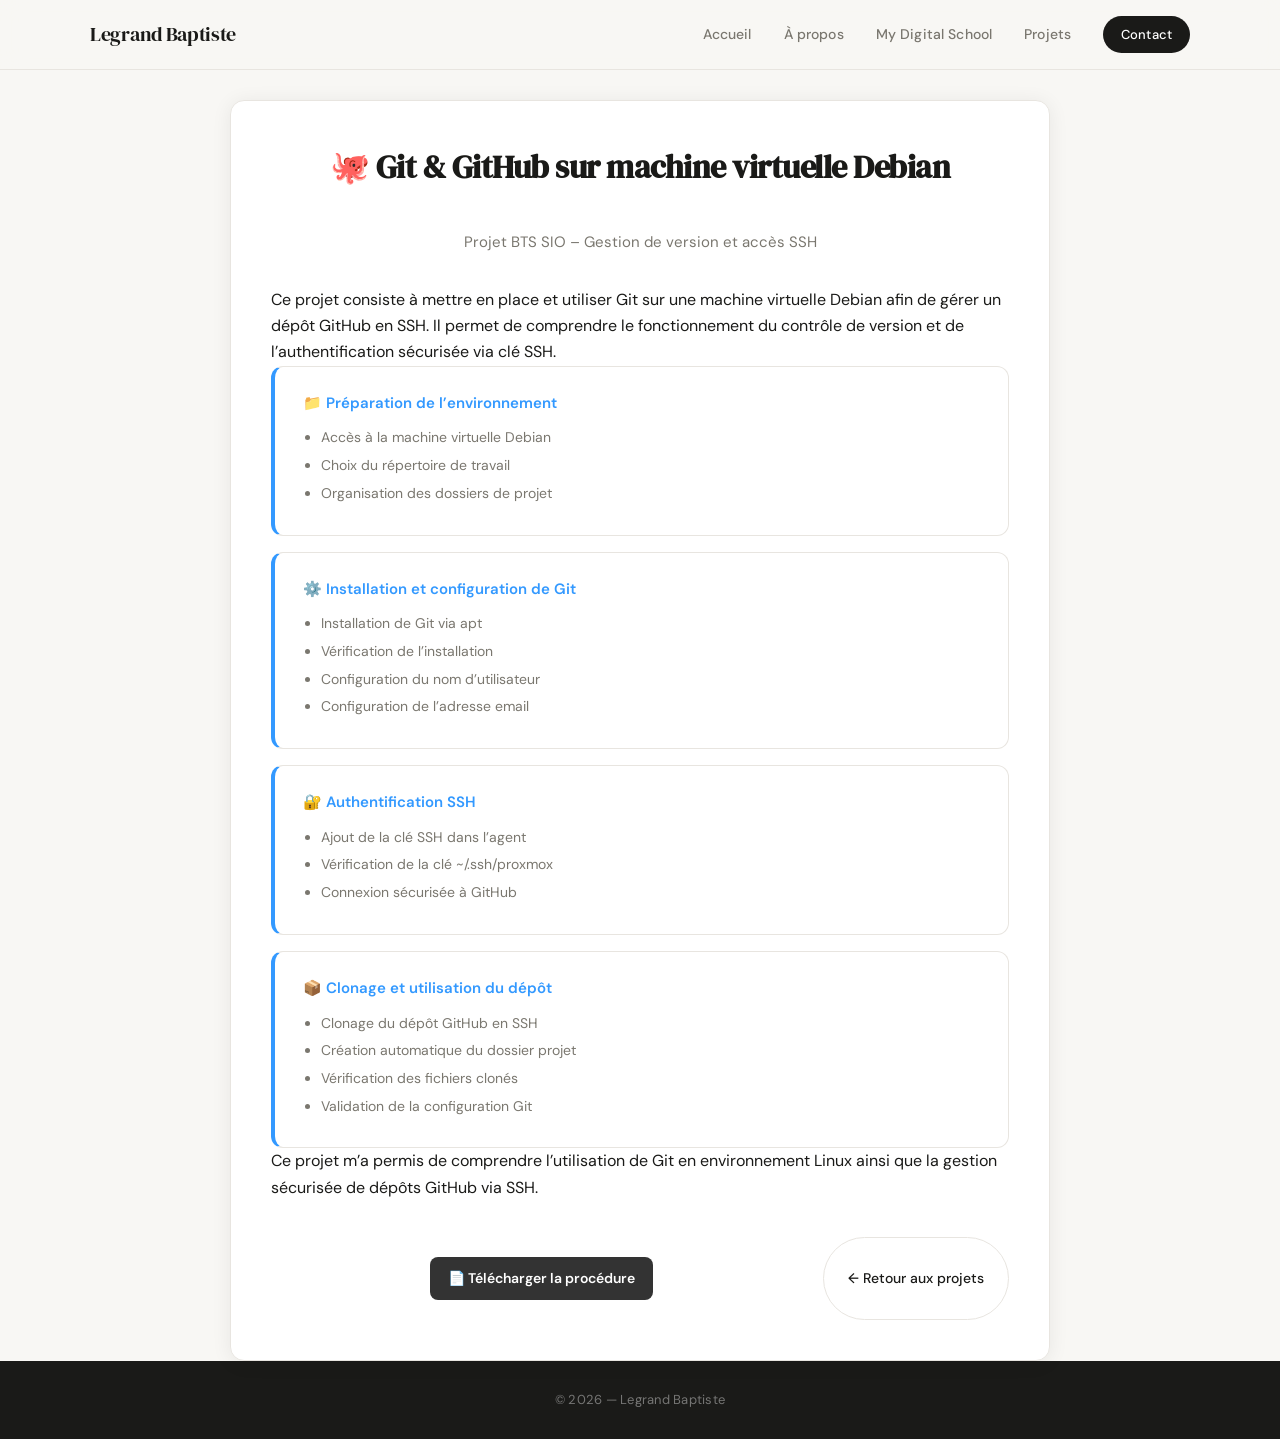
<file: projet6.html>
<!DOCTYPE html>
<html lang="fr">
<head>
    <meta name="viewport" content="width=device-width, initial-scale=1.0">
    <meta charset="UTF-8">
    <title>Installation Git & GitHub</title>

    <link rel="stylesheet" href="style.css">
    <link rel="icon" type="image/x-icon" href="images/favicon.ico">

    <link href="https://fonts.googleapis.com/css2?family=Poppins:wght@400;600;700&display=swap" rel="stylesheet">
</head>

<body>

<header>
    <div class="container header-container">
        <a href="index.html" class="logo">Legrand Baptiste</a>

        <nav class="nav">
            <a href="index.html">Accueil</a>
            <a href="a-propos.html">À propos</a>
            <a href="ecole.html">My Digital School</a>
            <a href="projets.html">Projets</a>
            <a href="contact.html" class="btn-nav">Contact</a>
        </nav>
    </div>
</header>

<main class="container">

    <section class="card project-card-detail">

        <h2 class="project-title">🐙 Git & GitHub sur machine virtuelle Debian</h2>

        <p class="project-intro">
            Projet BTS SIO – Gestion de version et accès SSH
        </p>

        <p class="project-description">
            Ce projet consiste à mettre en place et utiliser Git sur une machine virtuelle Debian afin de gérer un dépôt GitHub en SSH.  
            Il permet de comprendre le fonctionnement du contrôle de version et de l’authentification sécurisée via clé SSH.
        </p>

        <div class="project-phases">

            <div class="phase-box">
                <h3>📁 Préparation de l’environnement</h3>
                <ul>
                    <li>Accès à la machine virtuelle Debian</li>
                    <li>Choix du répertoire de travail</li>
                    <li>Organisation des dossiers de projet</li>
                </ul>
            </div>

            <div class="phase-box">
                <h3>⚙️ Installation et configuration de Git</h3>
                <ul>
                    <li>Installation de Git via apt</li>
                    <li>Vérification de l’installation</li>
                    <li>Configuration du nom d’utilisateur</li>
                    <li>Configuration de l’adresse email</li>
                </ul>
            </div>

            <div class="phase-box">
                <h3>🔐 Authentification SSH</h3>
                <ul>
                    <li>Ajout de la clé SSH dans l’agent</li>
                    <li>Vérification de la clé ~/.ssh/proxmox</li>
                    <li>Connexion sécurisée à GitHub</li>
                </ul>
            </div>

            <div class="phase-box">
                <h3>📦 Clonage et utilisation du dépôt</h3>
                <ul>
                    <li>Clonage du dépôt GitHub en SSH</li>
                    <li>Création automatique du dossier projet</li>
                    <li>Vérification des fichiers clonés</li>
                    <li>Validation de la configuration Git</li>
                </ul>
            </div>

        </div>

        <p class="project-description">
            Ce projet m’a permis de comprendre l’utilisation de Git en environnement Linux ainsi que la gestion sécurisée de dépôts GitHub via SSH.
        </p>

        <div class="project-buttons">

            <a href="procedures/git-github-debian-vm.pdf" target="_blank" class="btn-download">
                📄 Télécharger la procédure
            </a>

            <a href="projets.html" class="btn-back">
                ← Retour aux projets
            </a>

        </div>

    </section>

</main>

<footer>
     © 2026 — Legrand Baptiste
</footer>

</body>
</html>
</file>
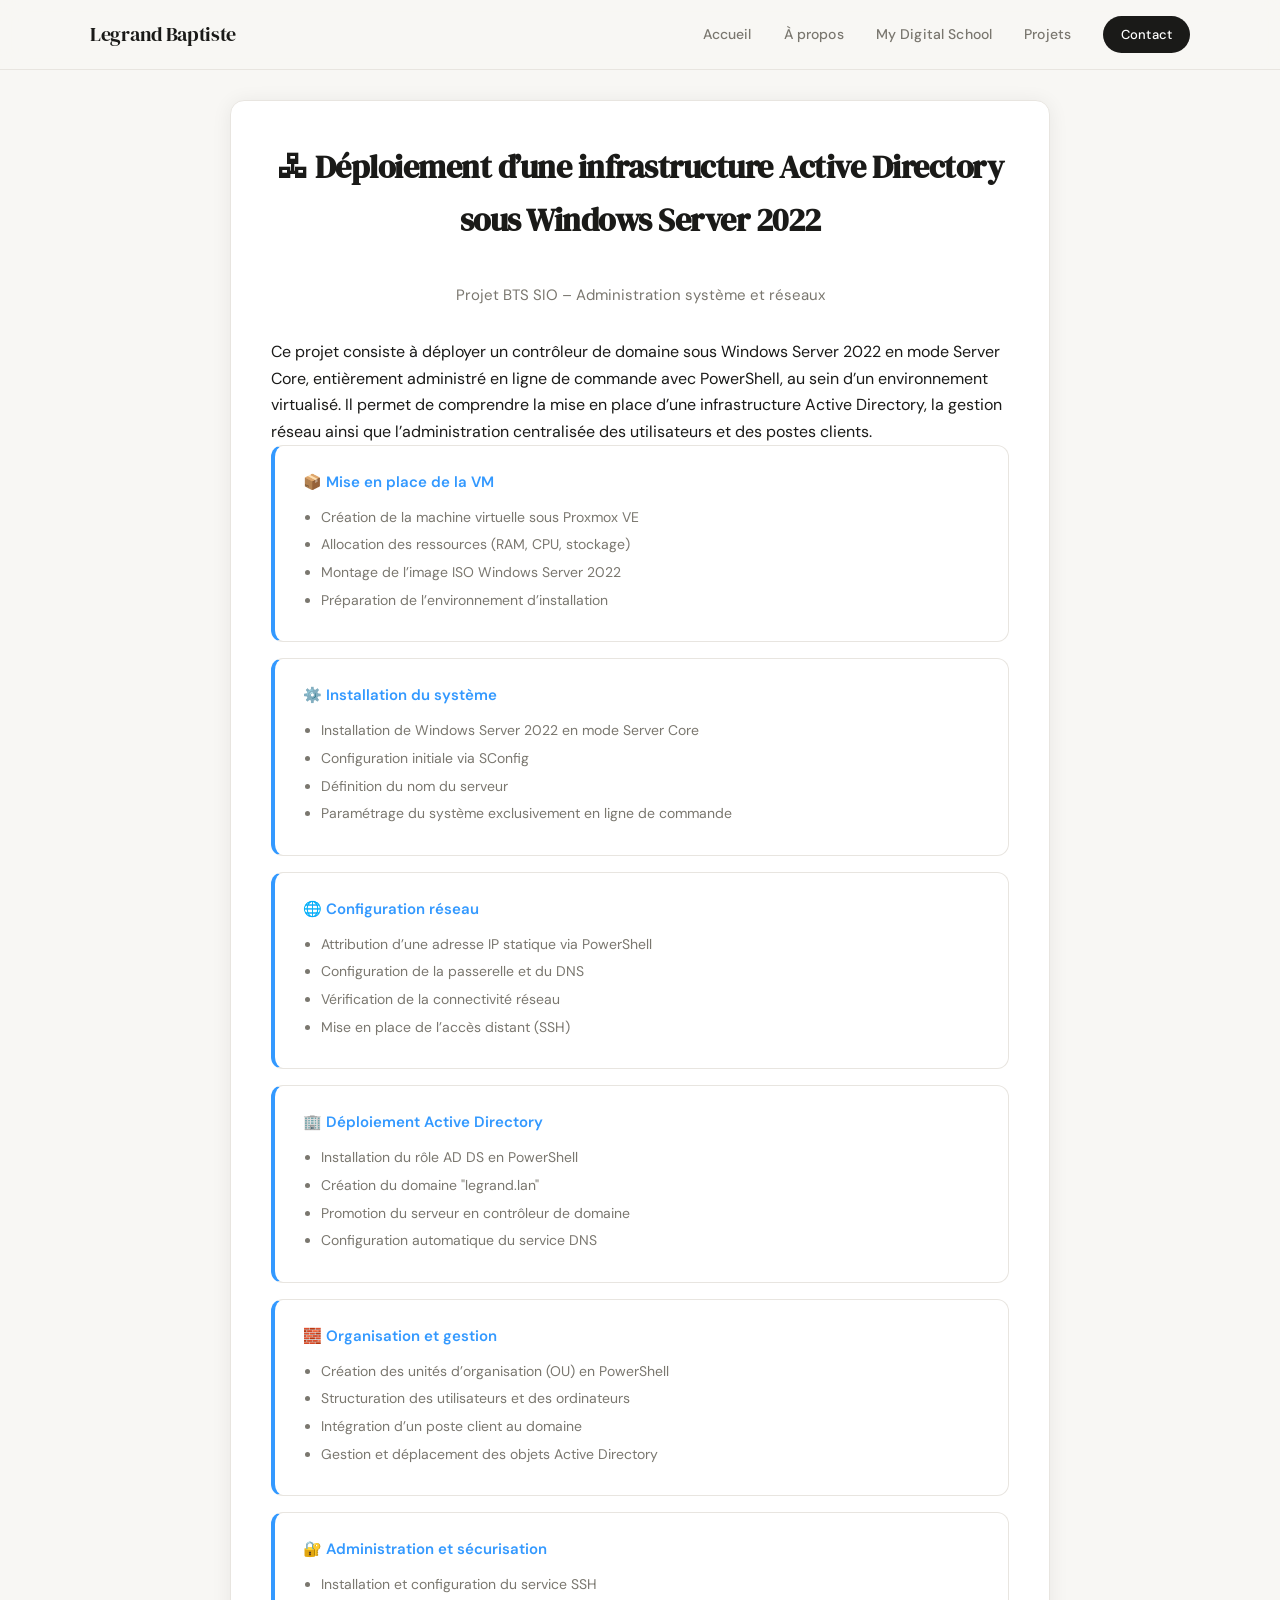
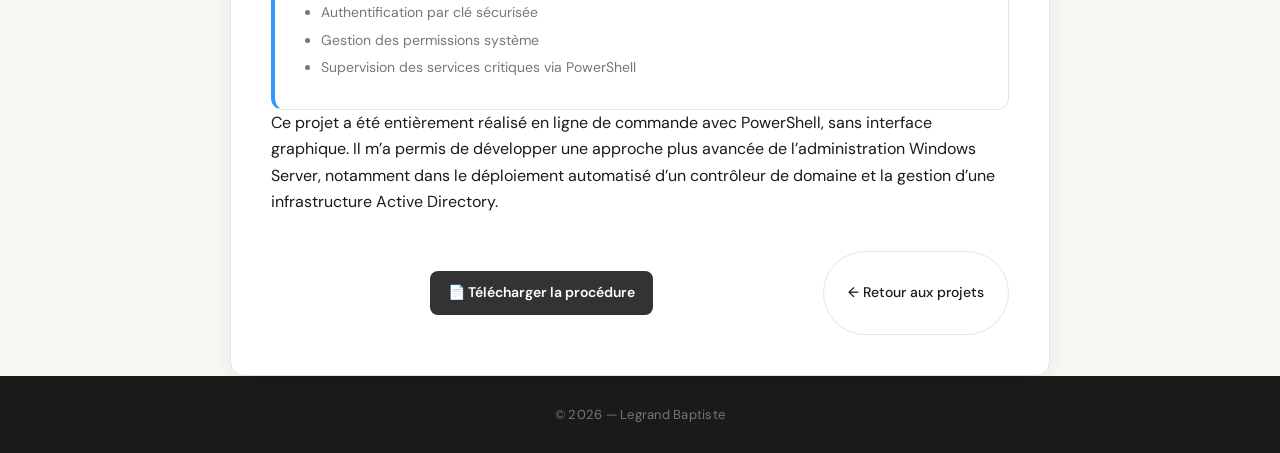
<file: projet7.html>
<!DOCTYPE html>
<html lang="fr">
<head>
    <meta name="viewport" content="width=device-width, initial-scale=1.0">
    <meta charset="UTF-8">
    <title>Active Directory</title>

    <link rel="stylesheet" href="style.css">
    <link rel="icon" type="image/x-icon" href="images/favicon.ico">

    <link href="https://fonts.googleapis.com/css2?family=Poppins:wght@400;600;700&display=swap" rel="stylesheet">
</head>

<body>

<header>
    <div class="container header-container">
        <a href="index.html" class="logo">Legrand Baptiste</a>

        <nav class="nav">
            <a href="index.html">Accueil</a>
            <a href="a-propos.html">À propos</a>
            <a href="ecole.html">My Digital School</a>
            <a href="projets.html">Projets</a>
            <a href="contact.html" class="btn-nav">Contact</a>
        </nav>
    </div>
</header>

<main class="container">

    <section class="card project-card-detail">

        <h2 class="project-title">🖧 Déploiement d’une infrastructure Active Directory sous Windows Server 2022</h2>

        <p class="project-intro">
            Projet BTS SIO – Administration système et réseaux
        </p>

        <p class="project-description">
            Ce projet consiste à déployer un contrôleur de domaine sous Windows Server 2022 en mode Server Core, entièrement administré en ligne de commande avec PowerShell, au sein d’un environnement virtualisé.
Il permet de comprendre la mise en place d’une infrastructure Active Directory, la gestion réseau ainsi que l’administration centralisée des utilisateurs et des postes clients.
        </p>

       <div class="project-phases">

    <div class="phase-box">
        <h3>📦 Mise en place de la VM</h3>
        <ul>
            <li>Création de la machine virtuelle sous Proxmox VE</li>
            <li>Allocation des ressources (RAM, CPU, stockage)</li>
            <li>Montage de l’image ISO Windows Server 2022</li>
            <li>Préparation de l’environnement d’installation</li>
        </ul>
    </div>

    <div class="phase-box">
        <h3>⚙️ Installation du système</h3>
        <ul>
            <li>Installation de Windows Server 2022 en mode Server Core</li>
            <li>Configuration initiale via SConfig</li>
            <li>Définition du nom du serveur</li>
            <li>Paramétrage du système exclusivement en ligne de commande</li>
        </ul>
    </div>

    <div class="phase-box">
        <h3>🌐 Configuration réseau</h3>
        <ul>
            <li>Attribution d’une adresse IP statique via PowerShell</li>
            <li>Configuration de la passerelle et du DNS</li>
            <li>Vérification de la connectivité réseau</li>
            <li>Mise en place de l’accès distant (SSH)</li>
        </ul>
    </div>

    <div class="phase-box">
        <h3>🏢 Déploiement Active Directory</h3>
        <ul>
            <li>Installation du rôle AD DS en PowerShell</li>
            <li>Création du domaine "legrand.lan"</li>
            <li>Promotion du serveur en contrôleur de domaine</li>
            <li>Configuration automatique du service DNS</li>
        </ul>
    </div>

    <div class="phase-box">
        <h3>🧱 Organisation et gestion</h3>
        <ul>
            <li>Création des unités d’organisation (OU) en PowerShell</li>
            <li>Structuration des utilisateurs et des ordinateurs</li>
            <li>Intégration d’un poste client au domaine</li>
            <li>Gestion et déplacement des objets Active Directory</li>
        </ul>
    </div>

    <div class="phase-box">
        <h3>🔐 Administration et sécurisation</h3>
        <ul>
            <li>Installation et configuration du service SSH</li>
            <li>Authentification par clé sécurisée</li>
            <li>Gestion des permissions système</li>
            <li>Supervision des services critiques via PowerShell</li>
        </ul>
    </div>

</div>

<p class="project-description">
    Ce projet a été entièrement réalisé en ligne de commande avec PowerShell, sans interface graphique.
    Il m’a permis de développer une approche plus avancée de l’administration Windows Server, notamment
    dans le déploiement automatisé d’un contrôleur de domaine et la gestion d’une infrastructure Active Directory.
</p>

        <div class="project-buttons">

            <a href="procedures/active-directory-powershell.pdf" target="_blank" class="btn-download">
                📄 Télécharger la procédure
            </a>

            <a href="projets.html" class="btn-back">
                ← Retour aux projets
            </a>

        </div>

    </section>

</main>

<footer>
     © 2026 — Legrand Baptiste
</footer>

</body>
</html>
</file>
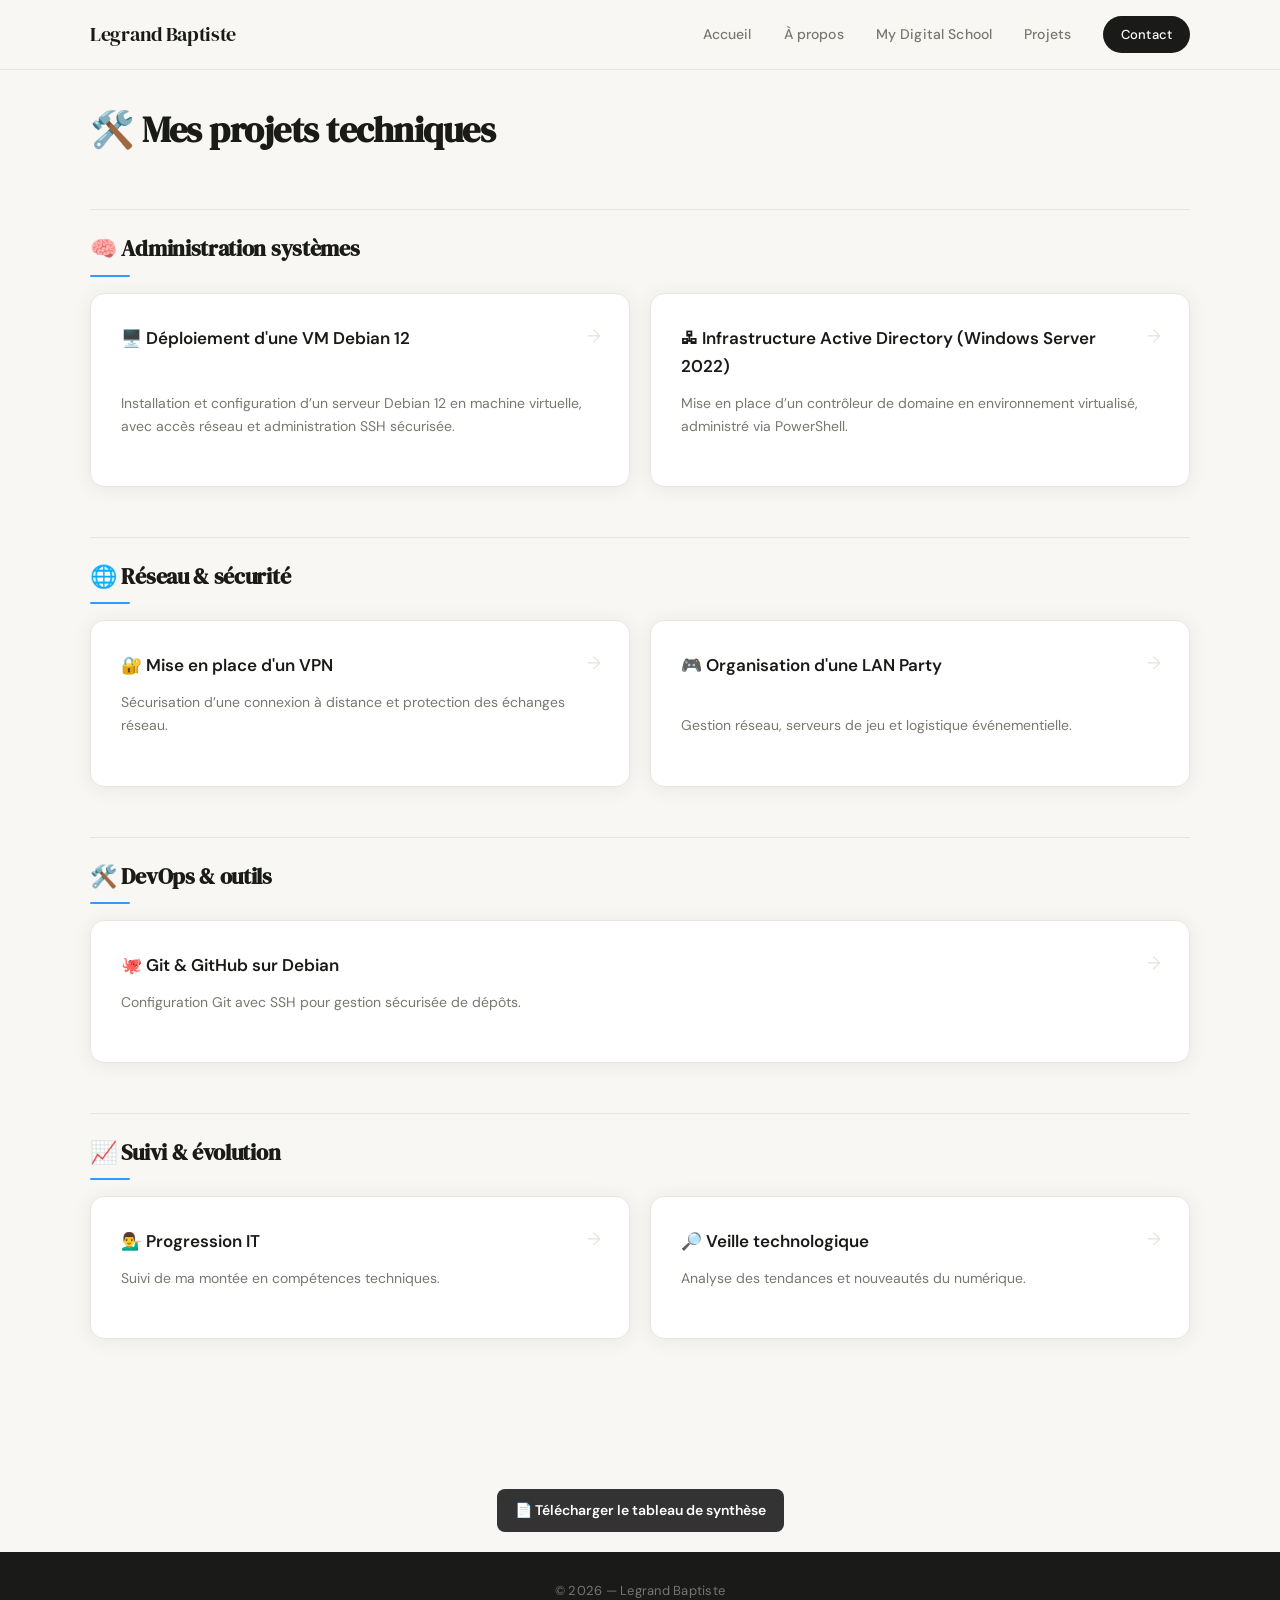
<file: projets.html>
<!DOCTYPE html>
<html lang="fr">
<head>
    <meta name="viewport" content="width=device-width, initial-scale=1.0">
    <meta charset="UTF-8">
    <title>Projets</title>
    <link rel="stylesheet" href="style.css">
    <link rel="icon" type="image/x-icon" href="images/favicon.ico">
    <link href="https://fonts.googleapis.com/css2?family=Poppins:wght@400;600;700&display=swap" rel="stylesheet">
</head>
<body>

<header>
    <div class="container header-container">
        <a href="index.html" class="logo">Legrand Baptiste</a>

        <nav class="nav">
            <a href="index.html">Accueil</a>
            <a href="a-propos.html">À propos</a>
            <a href="ecole.html">My Digital School</a>
            <a href="projets.html">Projets</a>
            <a href="contact.html" class="btn-nav">Contact</a>
        </nav>
    </div>
</header>

<main class="about">
    <div class="container">
        <h2 class="projects-title">🛠️ Mes projets techniques</h2>

       <!-- ================= ADMINISTRATION SYSTEMES ================= -->
<h3 class="category-title">🧠 Administration systèmes</h3>
<div class="projects-grid">

    <a href="projet5.html" class="project-card">
        <div class="card">
            <h3>🖥️ Déploiement d'une VM Debian 12</h3>
            <p>
                Installation et configuration d’un serveur Debian 12 en machine virtuelle, avec accès réseau et administration SSH sécurisée.
            </p>
        </div>
    </a>

    <a href="projet7.html" class="project-card">
        <div class="card">
            <h3>🖧 Infrastructure Active Directory (Windows Server 2022)</h3>
            <p>
                Mise en place d’un contrôleur de domaine en environnement virtualisé, administré via PowerShell.
            </p>
        </div>
    </a>

</div>

<!-- ================= RESEAU & SECURITE ================= -->
<h3 class="category-title">🌐 Réseau & sécurité</h3>
<div class="projects-grid">

    <a href="projet4.html" class="project-card">
        <div class="card">
            <h3>🔐 Mise en place d'un VPN</h3>
            <p>
                Sécurisation d’une connexion à distance et protection des échanges réseau.
            </p>
        </div>
    </a>

    <a href="projet2.html" class="project-card">
        <div class="card">
            <h3>🎮 Organisation d'une LAN Party</h3>
            <p>
                Gestion réseau, serveurs de jeu et logistique événementielle.
            </p>
        </div>
    </a>

</div>

<!-- ================= DEVOPS ================= -->
<h3 class="category-title">🛠️ DevOps & outils</h3>
<div class="projects-grid">

    <a href="projet6.html" class="project-card">
        <div class="card">
            <h3>🐙 Git & GitHub sur Debian</h3>
            <p>
                Configuration Git avec SSH pour gestion sécurisée de dépôts.
            </p>
        </div>
    </a>

</div>

<!-- ================= SUIVI ================= -->
<h3 class="category-title">📈 Suivi & évolution</h3>
<div class="projects-grid">

    <a href="projet1.html" class="project-card">
        <div class="card">
            <h3>💁‍♂️ Progression IT</h3>
            <p>
                Suivi de ma montée en compétences techniques.
            </p>
        </div>
    </a>

    <a href="projet3.html" class="project-card">
        <div class="card">
            <h3>🔎 Veille technologique</h3>
            <p>
                Analyse des tendances et nouveautés du numérique.
            </p>
        </div>
    </a>

</div>

        </div>
    </div>
</main>

<a href="procedures/E5_Tableau-de-synthese.xlsx" 
   download 
   class="btn-download">
    📄 Télécharger le tableau de synthèse
</a>

<footer>
     © 2026 — Legrand Baptiste
</footer>

</body>
</html>
</file>
<file: style.css>
/* ================================
   IMPORTS
================================ */
@import url('https://fonts.googleapis.com/css2?family=DM+Sans:wght@300;400;500;600&family=DM+Serif+Display:ital@0;1&display=swap');

/* ================================
   VARIABLES
================================ */
:root {
    --bg:        #f8f7f4;
    --surface:   #ffffff;
    --border:    #e8e5e0;
    --text:      #1a1a18;
    --muted:     #7a776f;
    --accent:    #1a1a18;
    --accent-2:  #3399ff;
    --radius:    14px;
    --shadow:    0 2px 20px rgba(0,0,0,0.07);
    --shadow-lg: 0 12px 40px rgba(0,0,0,0.10);
    --transition: 0.25s cubic-bezier(0.4, 0, 0.2, 1);
}

/* ================================
   RESET
================================ */
*, *::before, *::after {
    margin: 0;
    padding: 0;
    box-sizing: border-box;
}

/* ================================
   BASE
================================ */
html {
    scroll-behavior: smooth;
}

html, body {
    height: 100%;
}

body {
    font-family: 'DM Sans', sans-serif;
    background: var(--bg);
    color: var(--text);
    line-height: 1.65;
    -webkit-font-smoothing: antialiased;
    display: flex;
    flex-direction: column;
    min-height: 100vh;
}

main {
    flex: 1;
    padding-top: 100px;
}

/* ================================
   CONTAINER
================================ */
.container {
    width: 88%;
    max-width: 1100px;
    margin: 0 auto;
}

/* ================================
   HEADER
================================ */
header {
    position: fixed;
    top: 0;
    left: 0;
    width: 100%;
    height: 70px;
    z-index: 1000;
    background: rgba(248, 247, 244, 0.92);
    backdrop-filter: blur(12px);
    -webkit-backdrop-filter: blur(12px);
    border-bottom: 1px solid var(--border);
}

.header-container {
    display: flex;
    justify-content: space-between;
    align-items: center;
    height: 100%;
}

.logo {
    font-family: 'DM Serif Display', serif;
    font-size: 20px;
    color: var(--text);
    text-decoration: none;
    letter-spacing: -0.3px;
}

.nav {
    display: flex;
    align-items: center;
    gap: 32px;
}

.nav a {
    color: var(--muted);
    text-decoration: none;
    font-size: 14px;
    font-weight: 500;
    letter-spacing: 0.01em;
    transition: color var(--transition);
    position: relative;
}

.nav a::after {
    content: '';
    position: absolute;
    bottom: -3px;
    left: 0;
    width: 0;
    height: 1px;
    background: var(--text);
    transition: width var(--transition);
}

.nav a:hover {
    color: var(--text);
}

.nav a:hover::after {
    width: 100%;
}

/* Nav contact pill */
.nav .btn-nav {
    color: var(--text);
    background: var(--text);
    color: white;
    padding: 8px 18px;
    border-radius: 100px;
    font-size: 13px;
    font-weight: 500;
    transition: var(--transition);
}

.nav .btn-nav::after {
    display: none;
}

.nav .btn-nav:hover {
    background: #333;
    color: white;
    transform: translateY(-1px);
}

/* ================================
   HERO
================================ */
.hero {
    min-height: 100vh;
    background: var(--text);
    display: flex;
    align-items: center;
    justify-content: center;
    text-align: center;
    padding: 120px 20px 80px;
    position: relative;
    overflow: hidden;
}

/* Subtle texture */
.hero::before {
    content: '';
    position: absolute;
    inset: 0;
    background-image: radial-gradient(circle at 20% 50%, rgba(74,108,247,0.08) 0%, transparent 60%),
                      radial-gradient(circle at 80% 20%, rgba(255,255,255,0.04) 0%, transparent 50%);
    pointer-events: none;
}

.hero-content {
    position: relative;
    z-index: 1;
    animation: heroFadeUp 0.9s cubic-bezier(0.4,0,0.2,1) both;
}

.hero-eyebrow {
    display: inline-block;
    font-size: 12px;
    font-weight: 500;
    letter-spacing: 0.15em;
    text-transform: uppercase;
    color: rgba(255,255,255,0.45);
    margin-bottom: 24px;
    border: 1px solid rgba(255,255,255,0.12);
    padding: 6px 14px;
    border-radius: 100px;
}

.hero-content h1 {
    font-family: 'DM Serif Display', serif;
    font-size: clamp(40px, 6vw, 68px);
    color: #ffffff;
    line-height: 1.1;
    letter-spacing: -1.5px;
    margin-bottom: 22px;
}

.hero-content p {
    color: rgba(255,255,255,0.55);
    font-size: 17px;
    font-weight: 300;
    margin-bottom: 44px;
    max-width: 420px;
    margin-left: auto;
    margin-right: auto;
}

.hero-buttons {
    display: flex;
    gap: 14px;
    justify-content: center;
    flex-wrap: wrap;
}

/* ================================
   BUTTONS
================================ */
.btn {
    display: inline-block;
    padding: 13px 28px;
    border-radius: 100px;
    text-decoration: none;
    font-size: 14px;
    font-weight: 500;
    transition: var(--transition);
    letter-spacing: 0.01em;
}

.btn.primary {
    background: white;
    color: var(--text);
}

.btn.primary:hover {
    background: #f0f0f0;
    transform: translateY(-2px);
    box-shadow: 0 8px 24px rgba(0,0,0,0.2);
}

.btn.secondary {
    border: 1px solid rgba(255,255,255,0.25);
    color: rgba(255,255,255,0.8);
    background: rgba(255,255,255,0.05);
}

.btn.secondary:hover {
    border-color: rgba(255,255,255,0.6);
    color: white;
    background: rgba(255,255,255,0.1);
    transform: translateY(-2px);
}

/* ================================
   WELCOME SECTION (index)
================================ */
.about {
    padding: 100px 0;
}

.about h2 {
    font-family: 'DM Serif Display', serif;
    font-size: 36px;
    letter-spacing: -0.5px;
    margin-bottom: 32px;
    color: var(--text);
}

.about p {
    color: var(--muted);
    font-size: 16px;
    max-width: 680px;
    margin-bottom: 18px;
    line-height: 1.75;
}

/* ================================
   SECTIONS
================================ */
section {
    padding: 80px 0;
}

/* ================================
   DIVIDER
================================ */
.divider {
    height: 1px;
    background: var(--border);
    margin: 0;
}

/* ================================
   CARD (generic)
================================ */
.card {
    background: var(--surface);
    border: 1px solid var(--border);
    border-radius: var(--radius);
    padding: 40px;
    box-shadow: var(--shadow);
    animation: fadeUp 0.5s ease both;
}

/* ================================
   PROJECTS PAGE
================================ */
.projects-title {
    font-family: 'DM Serif Display', serif;
    font-size: 38px;
    letter-spacing: -0.5px;
    margin-bottom: 8px;
    color: var(--text);
}

.projects-subtitle {
    color: var(--muted);
    font-size: 16px;
    margin-bottom: 48px;
}

.projects-grid {
    display: grid;
    grid-template-columns: repeat(auto-fit, minmax(300px, 1fr));
    gap: 20px;
    margin-top: 16px;
}

.project-card {
    text-decoration: none;
    color: inherit;
    display: block;
}

.project-card .card {
    height: 100%;
    display: flex;
    flex-direction: column;
    justify-content: space-between;
    padding: 30px;
    transition: transform var(--transition), box-shadow var(--transition), border-color var(--transition);
    cursor: pointer;
    position: relative;
    overflow: hidden;
}

.project-card .card::before {
    content: '→';
    position: absolute;
    top: 28px;
    right: 28px;
    font-size: 18px;
    color: var(--border);
    transition: var(--transition);
}

.project-card:hover .card {
    transform: translateY(-4px);
    box-shadow: var(--shadow-lg);
    border-color: #d0ccc5;
}

.project-card:hover .card::before {
    color: var(--accent-2);
    transform: translate(3px, -3px);
}

.project-card h3 {
    font-size: 17px;
    font-weight: 600;
    color: var(--text);
    margin-bottom: 12px;
    padding-right: 30px;
    transition: color var(--transition);
}

.project-card p {
    color: var(--muted);
    font-size: 14px;
    line-height: 1.65;
}

.project-card:hover h3 {
    color: var(--accent-2);
}

/* ================================
   ABOUT PAGE
================================ */
.about-card {
    background: var(--surface);
    border: 1px solid var(--border);
    border-radius: var(--radius);
    padding: 50px;
    box-shadow: var(--shadow);
    max-width: 860px;
    margin: 0 auto;
    animation: fadeUp 0.5s ease both;
}

.about-card h2 {
    font-family: 'DM Serif Display', serif;
    font-size: 32px;
    letter-spacing: -0.5px;
    margin-bottom: 20px;
}

.about-card .intro {
    font-size: 16px;
    color: var(--muted);
    margin-bottom: 36px;
    line-height: 1.75;
}

.about-card h3 {
    font-size: 13px;
    font-weight: 500;
    letter-spacing: 0.1em;
    text-transform: uppercase;
    color: var(--muted);
    margin-top: 40px;
    margin-bottom: 16px;
}

/* Formation info */
.info-block {
    background: var(--bg);
    border: 1px solid var(--border);
    border-radius: 10px;
    padding: 16px 20px;
    margin-bottom: 10px;
    font-size: 15px;
    color: var(--text);
    font-weight: 500;
}

.info-block span {
    display: block;
    color: var(--muted);
    font-size: 13px;
    font-weight: 400;
    margin-top: 2px;
}

/* Skills grid */
.skills-grid {
    display: grid;
    grid-template-columns: repeat(auto-fit, minmax(180px, 1fr));
    gap: 12px;
    margin: 16px 0;
}

.skill-box {
    background: var(--bg);
    border: 1px solid var(--border);
    padding: 16px 18px;
    border-radius: 10px;
    transition: var(--transition);
    cursor: default;
}

.skill-box strong {
    display: block;
    font-size: 14px;
    font-weight: 600;
    margin-bottom: 4px;
    color: var(--text);
}

.skill-box span {
    font-size: 13px;
    color: var(--muted);
}

.skill-box:hover {
    border-color: var(--accent-2);
    background: white;
    transform: translateY(-3px);
    box-shadow: var(--shadow);
}

.skill-box:hover strong {
    color: var(--accent-2);
}

.skill-box:hover span {
    color: var(--muted);
}

/* Qualités */
.about-card > p:last-child {
    color: var(--muted);
    font-size: 15px;
    line-height: 1.75;
    margin-top: 8px;
}

/* CV button */
.cv-section {
    text-align: center;
    margin: 40px 0 8px;
}

.btn-cv {
    display: inline-flex;
    align-items: center;
    gap: 8px;
    padding: 13px 28px;
    background: var(--text);
    color: white;
    border-radius: 100px;
    text-decoration: none;
    font-size: 14px;
    font-weight: 500;
    transition: var(--transition);
}

.btn-cv:hover {
    background: #333;
    transform: translateY(-2px);
    box-shadow: 0 8px 24px rgba(0,0,0,0.15);
}

/* ================================
   SCHOOL PAGE
================================ */
.school-intro {
    padding: 40px 0 80px;
    max-width: 860px;
    margin: 100px auto 0; 
}

.title-center {
    font-family: 'DM Serif Display', serif;
    font-size: 36px;
    letter-spacing: -0.5px;
    text-align: center;
    margin-bottom: 10px;
}

.school-intro > p {
    color: var(--muted);
    font-size: 16px;
    line-height: 1.75;
    text-align: center;
    margin-bottom: 16px;
}

.school-card {
    background: #f8f8f8;
    padding: 40px;
    border-radius: 24px;
    box-shadow: 0 25px 80px rgba(0,0,0,0.08);
    border: 1px solid #ececec;

    opacity: 0;
    animation: fadeUp 0.8s ease forwards;
}

.school-logo {
    text-align: center;
    margin-bottom: 32px;
}

.school-logo img {
    width: 100px;
    filter: drop-shadow(0 4px 12px rgba(0,0,0,0.1));
    transition: transform var(--transition);
}

.school-logo img:hover {
    transform: scale(1.05);
}

.school-image {
    display: flex;
    justify-content: center;
    margin: 40px 0;
}

.school-image img {
    width: 100%;
    max-width: 760px;
    border-radius: 16px;
    border: 1px solid var(--border);
    box-shadow: var(--shadow-lg);
    transition: transform var(--transition), box-shadow var(--transition);
}

.school-image img:hover {
    transform: scale(1.02);
    box-shadow: 0 24px 60px rgba(0,0,0,0.13);
}

.video-section {
    text-align: center;
    margin-top: 32px;
}

.btn-video {
    display: inline-flex;
    align-items: center;
    gap: 8px;
    padding: 13px 28px;
    background: var(--text);
    color: white;
    border-radius: 100px;
    text-decoration: none;
    font-size: 14px;
    font-weight: 500;
    transition: var(--transition);
}

.btn-video:hover {
    background: #333;
    transform: translateY(-2px);
    box-shadow: 0 8px 24px rgba(0,0,0,0.15);
}

/* ================================
   PROJECT DETAIL PAGES
================================ */
.project-card-detail {
    max-width: 820px;
    margin: 0 auto;
}

.project-title {
    font-family: 'DM Serif Display', serif;
    font-size: 32px;
    letter-spacing: -0.5px;
    text-align: center;
    margin-bottom: 36px;
}

/* Steps (projet 1) */
.step {
    background: var(--surface);
    border: 1px solid var(--border);
    border-radius: 12px;
    padding: 24px 28px;
    margin-bottom: 16px;
    opacity: 0;
    transform: translateY(16px);
    animation: fadeUp 0.45s ease forwards;
}

.step:nth-child(1) { animation-delay: 0.05s; }
.step:nth-child(2) { animation-delay: 0.12s; }
.step:nth-child(3) { animation-delay: 0.18s; }
.step:nth-child(4) { animation-delay: 0.24s; }
.step:nth-child(5) { animation-delay: 0.30s; }
.step:nth-child(6) { animation-delay: 0.36s; }
.step:nth-child(7) { animation-delay: 0.42s; }

.step h3 {
    font-size: 15px;
    font-weight: 600;
    margin-bottom: 10px;
    color: var(--text);
}

.step em {
    font-size: 13px;
    color: var(--muted);
    font-style: normal;
    margin-top: 8px;
    display: block;
}

/* Code blocks */
pre {
    background: #1a1a18;
    color: #e8e5de;
    padding: 18px 20px;
    border-radius: 10px;
    overflow-x: auto;
    margin-top: 12px;
    font-size: 13px;
    line-height: 1.6;
}

code {
    font-family: 'SF Mono', 'Fira Code', monospace;
    font-size: 13px;
}

/* Phases (projet 2) */
.project-intro {
    text-align: center;
    color: var(--muted);
    font-size: 15px;
    margin-bottom: 32px;

    max-width: 600px;   /* limite la largeur */
    margin-left: auto;  /* centre le bloc */
    margin-right: auto; /* centre le bloc */
}

.project-phases {
    display: flex;
    flex-direction: column;
    gap: 16px;
    width: 100%;
}

.phase-box {
    background: var(--surface);
    border: 1px solid var(--border);
    border-left: 4px solid var(--accent-2);
    border-radius: 12px;
    padding: 24px 28px;
    transition: transform var(--transition), box-shadow var(--transition);
    width: 100%;
    animation: fadeUp 0.4s ease both;
}

.phase-box:nth-child(1) { animation-delay: 0.05s; }
.phase-box:nth-child(2) { animation-delay: 0.12s; }
.phase-box:nth-child(3) { animation-delay: 0.18s; }
.phase-box:nth-child(4) { animation-delay: 0.24s; }

.phase-box:hover {
    transform: translateY(-3px);
    box-shadow: var(--shadow-lg);
}

.phase-box h3 {
    font-size: 15px;
    font-weight: 600;
    color: var(--accent-2);
    margin-bottom: 12px;
}

.phase-box ul {
    padding-left: 18px;
}

.phase-box li {
    font-size: 14px;
    color: var(--muted);
    margin-bottom: 6px;
    line-height: 1.55;
}

/* Project buttons */
.project-buttons {
    text-align: center;
    margin-top: 36px;
    display: flex;
    gap: 12px;
    justify-content: center;
    flex-wrap: wrap;
}

.btn-download {
    display: inline-flex;
    align-items: center;
    gap: 6px;
    padding: 12px 24px;
    background: var(--text);
    color: white;
    text-decoration: none;
    border-radius: 100px;
    font-size: 14px;
    font-weight: 500;
    transition: var(--transition);
}

.btn-download:hover {
    background: #333;
    transform: translateY(-2px);
    box-shadow: 0 8px 20px rgba(0,0,0,0.15);
}

.btn-back {
    display: inline-flex;
    align-items: center;
    gap: 6px;
    padding: 12px 24px;
    background: transparent;
    color: var(--text);
    border: 1px solid var(--border);
    text-decoration: none;
    border-radius: 100px;
    font-size: 14px;
    font-weight: 500;
    transition: var(--transition);
}

.btn-back:hover {
    border-color: var(--text);
    background: var(--text);
    color: white;
    transform: translateY(-2px);
}

/* ================================
   CONTACT PAGE
================================ */
.contact-card {
    background: var(--surface);
    border: 1px solid var(--border);
    border-radius: var(--radius);
    padding: 50px;
    max-width: 860px;
    margin: 0 auto;
    box-shadow: var(--shadow);
    animation: fadeUp 0.5s ease both;
}

.contact-card h2 {
    font-family: 'DM Serif Display', serif;
    font-size: 32px;
    letter-spacing: -0.5px;
    margin-bottom: 8px;
}

.contact-card .intro {
    color: var(--muted);
    font-size: 15px;
    margin-bottom: 36px;
}

/* Info boxes */
.contact-info {
    display: flex;
    flex-direction: column;
    gap: 10px;
    margin-bottom: 40px;
}

.info-box {
    display: flex;
    align-items: center;
    justify-content: space-between;
    gap: 12px;
    background: var(--bg);
    border: 1px solid var(--border);
    padding: 14px 18px;
    border-radius: 10px;
    transition: var(--transition);
}

.info-box:hover {
    border-color: #d0ccc5;
    transform: translateY(-2px);
    box-shadow: var(--shadow);
}

.info-label {
    font-size: 12px;
    font-weight: 500;
    letter-spacing: 0.08em;
    text-transform: uppercase;
    color: var(--muted);
    min-width: 60px;
}

.info-box span {
    font-weight: 500;
    font-size: 15px;
}

.info-box a {
    color: var(--accent-2);
    text-decoration: none;
    font-weight: 500;
    font-size: 15px;
}

.info-box a:hover {
    text-decoration: underline;
}

/* Email copy box */
.email-box {
    display: flex;
    align-items: center;
    gap: 10px;
    flex: 1;
    justify-content: space-between;
}

#email-text {
    font-weight: 500;
    font-size: 15px;
}

.btn-copy {
    padding: 5px 12px;
    border: 1px solid var(--border);
    border-radius: 6px;
    background: var(--surface);
    color: var(--text);
    cursor: pointer;
    font-size: 12px;
    font-weight: 500;
    font-family: 'DM Sans', sans-serif;
    transition: var(--transition);
    flex-shrink: 0;
}

.btn-copy:hover {
    background: var(--text);
    color: white;
    border-color: var(--text);
}

/* Contact form */
.contact-form h3 {
    font-size: 13px;
    font-weight: 500;
    letter-spacing: 0.1em;
    text-transform: uppercase;
    color: var(--muted);
    margin-bottom: 20px;
}

.form-row {
    display: flex;
    gap: 16px;
}

.form-group {
    display: flex;
    flex-direction: column;
    flex: 1;
    margin-bottom: 16px;
}

.form-group.small {
    max-width: 110px;
}

.form-group label {
    font-size: 13px;
    font-weight: 500;
    color: var(--text);
    margin-bottom: 6px;
}

.contact-form input,
.contact-form textarea {
    width: 100%;
    padding: 11px 14px;
    border-radius: 9px;
    border: 1px solid var(--border);
    background: var(--bg);
    font-family: 'DM Sans', sans-serif;
    font-size: 14px;
    color: var(--text);
    transition: var(--transition);
    outline: none;
}

.contact-form input:focus,
.contact-form textarea:focus {
    border-color: var(--accent-2);
    background: white;
    box-shadow: 0 0 0 3px rgba(74,108,247,0.08);
}

textarea {
    resize: vertical;
    min-height: 120px;
}

.checkbox {
    display: flex;
    align-items: center;
    gap: 10px;
    font-size: 13px;
    color: var(--muted);
    margin-bottom: 20px;
}

.btn-submit {
    width: 100%;
    padding: 14px;
    background: var(--text);
    color: white;
    border: none;
    border-radius: 100px;
    font-family: 'DM Sans', sans-serif;
    font-size: 14px;
    font-weight: 500;
    cursor: pointer;
    transition: var(--transition);
    letter-spacing: 0.01em;
}

.btn-submit:hover {
    background: #333;
    transform: translateY(-2px);
    box-shadow: 0 8px 24px rgba(0,0,0,0.15);
}

/* ================================
   PAGE HEADER (inner pages)
================================ */
.page-header {
    padding: 120px 0 48px;
    border-bottom: 1px solid var(--border);
    margin-bottom: 64px;
}

.page-header h1 {
    font-family: 'DM Serif Display', serif;
    font-size: clamp(28px, 4vw, 42px);
    letter-spacing: -0.5px;
    margin-bottom: 8px;
}

.page-header p {
    color: var(--muted);
    font-size: 15px;
}

/* ================================
   FOOTER
================================ */
footer {
    background: var(--text);
    color: rgba(255,255,255,0.4);
    text-align: center;
    padding: 28px;
    font-size: 13px;
    letter-spacing: 0.02em;
    margin-top: auto;
}

/* ================================
   ANIMATIONS
================================ */
@keyframes fadeUp {
    from {
        opacity: 0;
        transform: translateY(18px);
    }
    to {
        opacity: 1;
        transform: translateY(0);
    }
}

@keyframes heroFadeUp {
    from {
        opacity: 0;
        transform: translateY(28px);
    }
    to {
        opacity: 1;
        transform: translateY(0);
    }
}

/* ================================
   MOBILE
================================ */
@media (max-width: 768px) {
    .container { width: 92%; }

    /* Header */
    .header-container {
        flex-direction: column;
        align-items: flex-start;
        height: auto;
        padding: 14px 0;
    }

    header { height: auto; }

    .nav {
        flex-wrap: wrap;
        gap: 14px;
        margin-top: 10px;
    }

    .nav a { font-size: 13px; }

    main { padding-top: 110px; }

    /* Hero */
    .hero { padding: 140px 20px 80px; }
    .hero-content h1 { font-size: 36px; }
    .hero-content p { font-size: 15px; }
    .hero-buttons { flex-direction: column; align-items: center; }

    /* Cards */
    .about-card, .contact-card { padding: 28px 22px; }

    /* Skills */
    .skills-grid { grid-template-columns: 1fr 1fr; }

    /* Form */
    .form-row { flex-direction: column; gap: 0; }
    .form-group.small { max-width: 100%; }

    /* Phases */
    .project-phases { gap: 12px; }
    .phase-box { padding: 20px; }

    /* Step */
    .step { padding: 20px; }

    /* Buttons */
    .project-buttons { flex-direction: column; align-items: center; }
    .btn-download, .btn-back { width: 100%; justify-content: center; }

    /* Footer */
    footer { font-size: 12px; }
}

/* ================================
   TOOLS (projet progression IT)
================================ */

.tools {
  display: grid;
  grid-template-columns: repeat(auto-fit, minmax(180px, 1fr));
  gap: 12px;
  margin-top: 10px;
}

.tool {
  background: var(--bg);
  border: 1px solid var(--border);
  padding: 14px 16px;
  border-radius: 10px;
  transition: var(--transition);
}

.tool:hover {
  background: white;
  border-color: var(--accent-2);
  transform: translateY(-2px);
  box-shadow: var(--shadow);
}

.tool span {
  display: inline-block;
  font-size: 13px;
  font-weight: 600;
  color: var(--text);
  margin-bottom: 4px;
}

.tool p {
  font-size: 13px;
  color: var(--muted);
  line-height: 1.5;
}

.btn-download {
    display: block;
    width: fit-content;
    margin: 20px auto; /* centre horizontalement */
    padding: 10px 18px;
    background-color: #333;
    color: white;
    border-radius: 8px;
    text-decoration: none;
    font-weight: 600;
    transition: 0.3s;
}

.btn-download:hover {
    background-color: #333;
    transform: translateY(-2px);
}

/* ================================
   PROJECT CATEGORIES
================================ */

.category-title {
    font-family: 'DM Serif Display', serif;
    font-size: 22px;
    letter-spacing: -0.3px;
    margin: 50px 0 10px;
    color: var(--text);
    position: relative;
}

/* petite ligne discrète */
.category-title::after {
    content: '';
    display: block;
    width: 40px;
    height: 2px;
    background: var(--accent-2);
    margin-top: 8px;
    border-radius: 2px;
}

/* espace entre les blocs */
.projects-grid {
    margin-bottom: 30px;
}

.category-title {
    padding-top: 20px;
    border-top: 1px solid var(--border);
}
</file>
